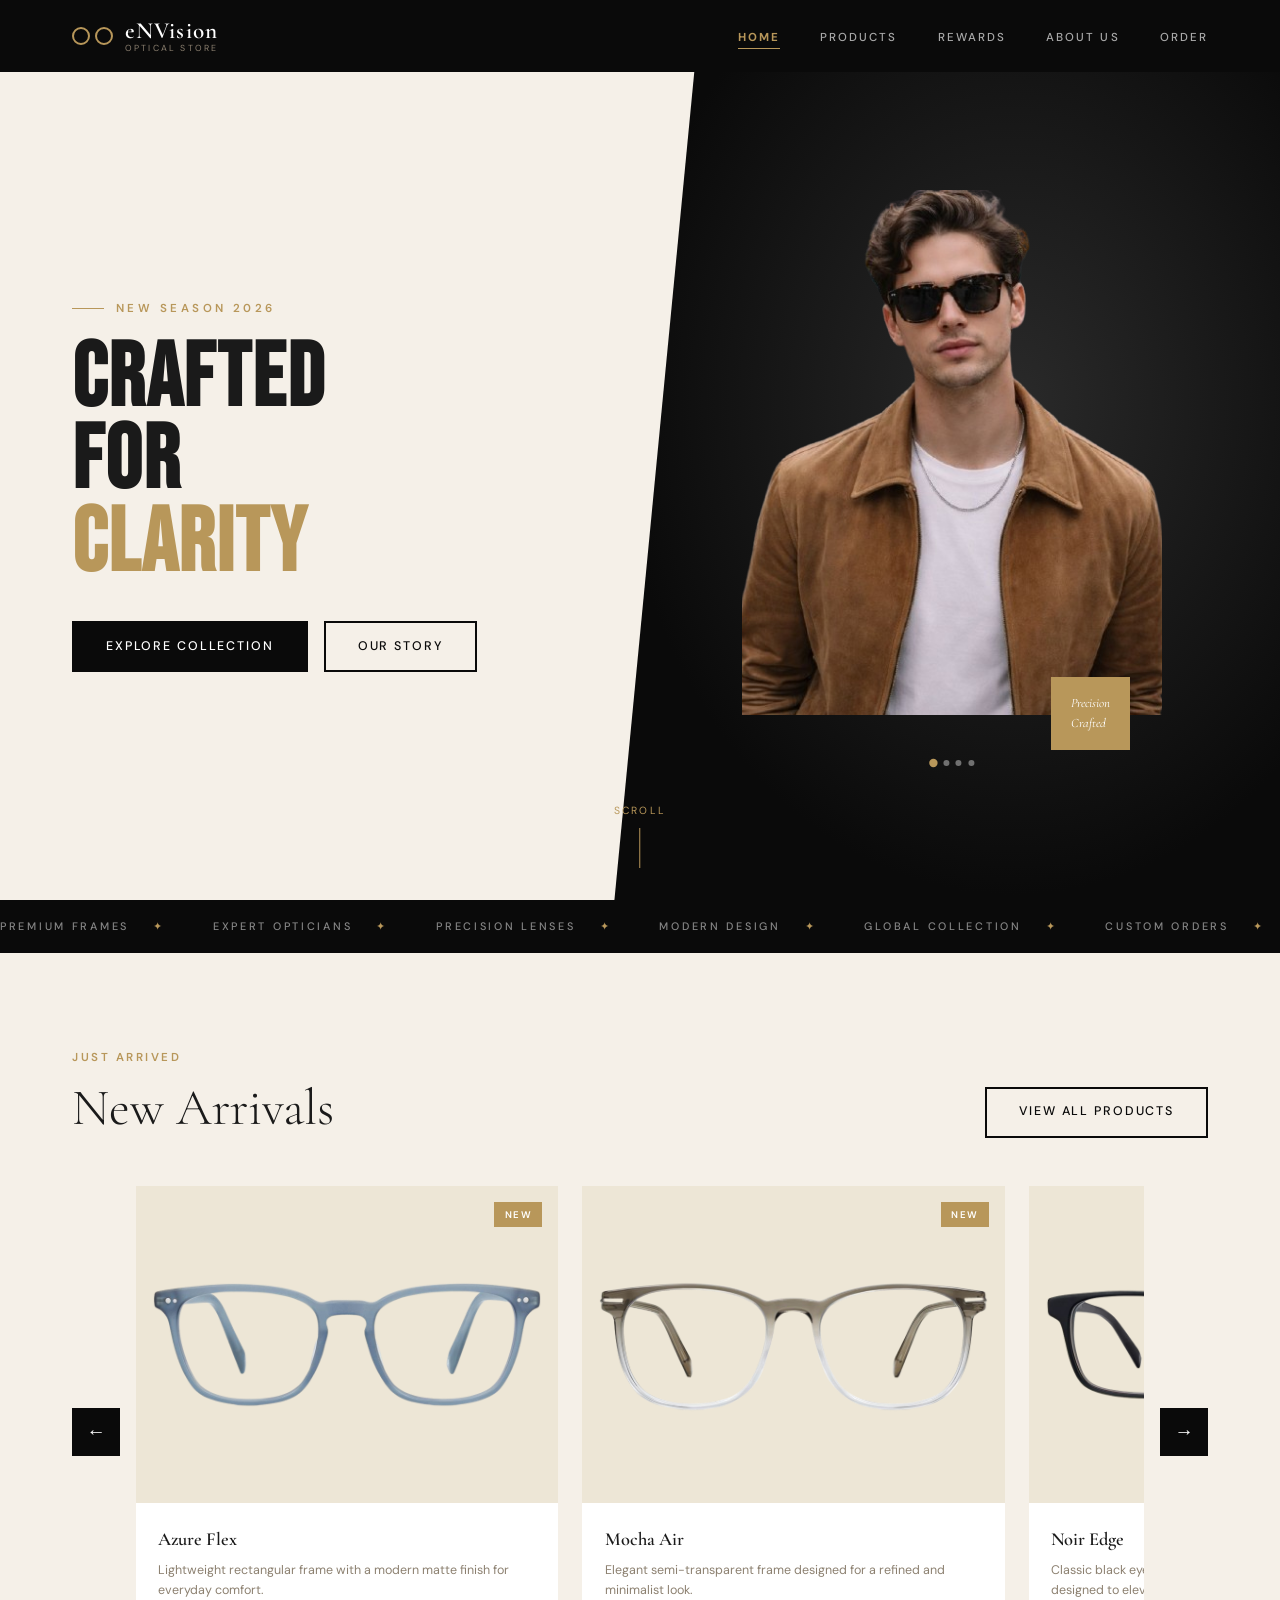
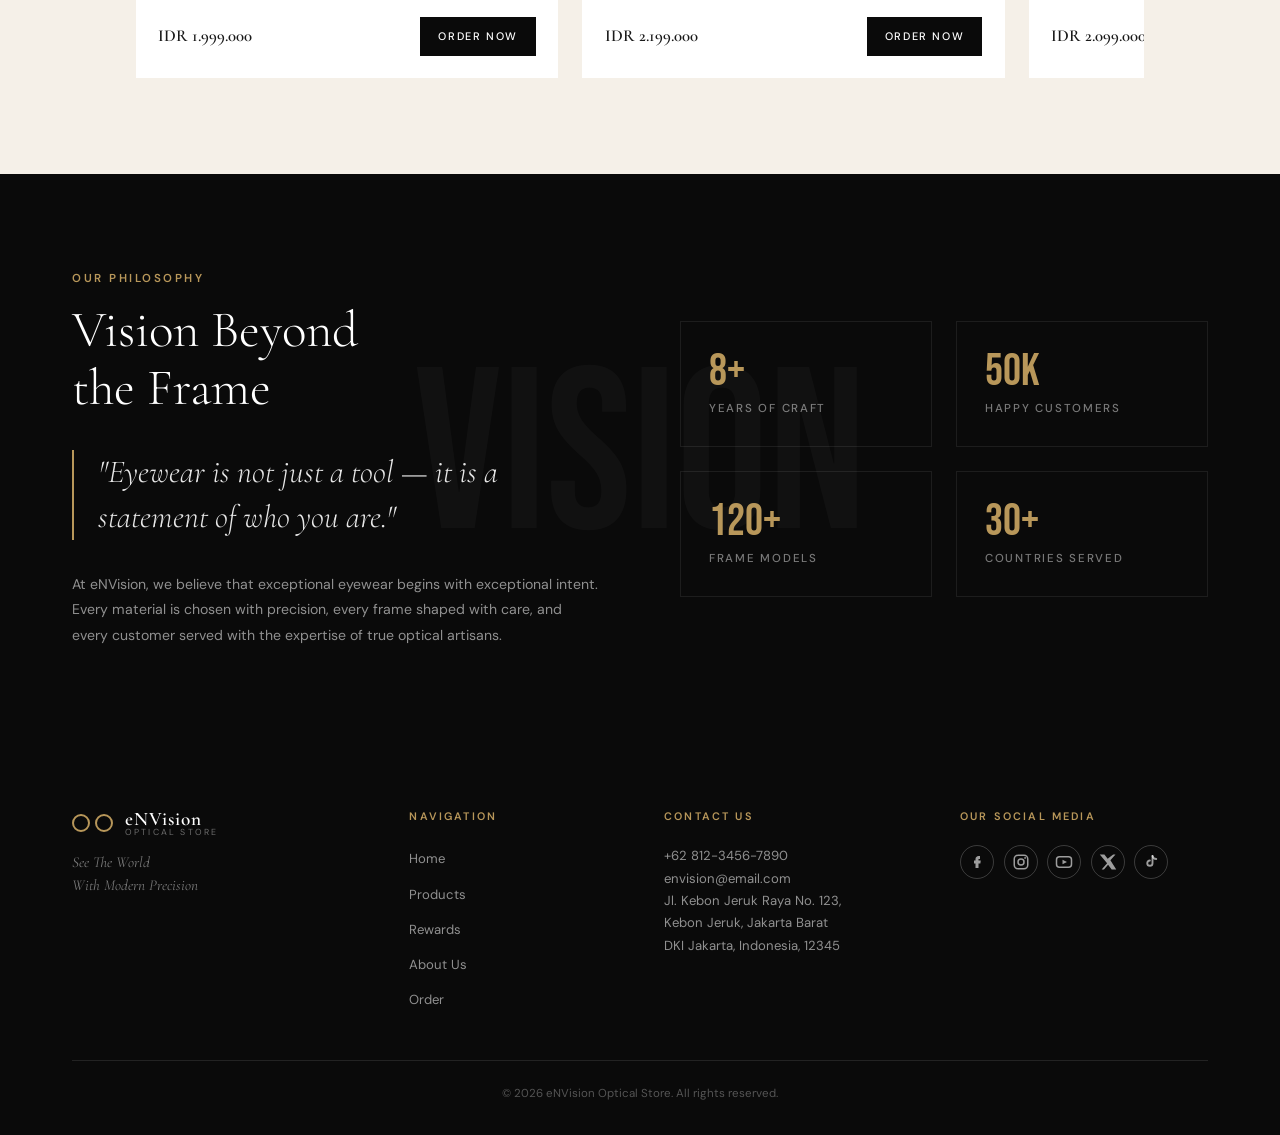
<file: index.html>
<!DOCTYPE html>
<html lang="en">
<head>
  <meta charset="UTF-8">
  <meta name="viewport" content="width=device-width, initial-scale=1.0">
  <meta name="description" content="eNVision — Modern optical store offering high-quality frames, precision lenses, and eyewear classics.">
  <title>eNVision Optical Store — Home</title>
  <link rel="stylesheet" href="css/style.css">
</head>
<body>

  <div id="headerMount"></div>

  <main>

    <section class="hero">
      <div class="hero-bg-shape"></div>
      <div class="hero-content container">
        <div class="hero-left">
          <p class="hero-eyebrow">New Season 2026</p>
          <h1 class="hero-title">
            CRAFTED<br>
            FOR<br>
            <span class="line-white">CLARITY</span>
          </h1>
          <p class="hero-desc">

          </p>
          <div class="hero-actions">
            <a href="products.html" class="btn-primary">Explore Collection</a>
            <a href="about.html" class="btn-outline">Our Story</a>
          </div>
        </div>
        <div class="hero-right">
          <div class="hero-img-wrap">
            <div class="hero-carousel" id="heroCarousel">
              <div class="hero-carousel-track" id="heroCarouselTrack">
                <div class="hero-carousel-slide"><img src="assets/model1.png" alt="eNVision eyewear model" onerror="this.style.display='none'"></div>
                <div class="hero-carousel-slide"><img src="assets/model2.png" alt="eNVision eyewear model" onerror="this.style.display='none'"></div>
                <div class="hero-carousel-slide"><img src="assets/model3.png" alt="eNVision eyewear model" onerror="this.style.display='none'"></div>
                <div class="hero-carousel-slide"><img src="assets/model4.png" alt="eNVision eyewear model" onerror="this.style.display='none'"></div>
              </div>
              <div class="hero-carousel-dots" id="heroCarouselDots"></div>
            </div>
            <div class="hero-badge">Precision<br>Crafted</div>
          </div>
        </div>
      </div>
      <div class="hero-scroll">Scroll</div>
    </section>

    <!-- ===== SCROLLING STRIP ===== -->
    <div class="featured-strip">
      <div class="strip-track" id="stripTrack">
        <span class="strip-item">Premium Frames</span>
        <span class="strip-item">Expert Opticians</span>
        <span class="strip-item">Precision Lenses</span>
        <span class="strip-item">Modern Design</span>
        <span class="strip-item">Global Collection</span>
        <span class="strip-item">Custom Orders</span>
      </div>
    </div>

    <!-- ===== NEW ARRIVALS — INFINITE CAROUSEL ===== -->
    <section class="new-arrivals">
      <div class="container">
        <div class="arrivals-header fade-in">
          <div>
            <p class="section-label">Just Arrived</p>
            <h2 class="section-title">New Arrivals</h2>
          </div>
          <a href="products.html" class="btn-outline">View All Products</a>
        </div>

        <!-- Carousel wrapper -->
        <div class="carousel-outer">
          <button class="carousel-arrow carousel-prev" id="carouselPrev" aria-label="Previous">&#8592;</button>

          <div class="carousel-viewport" id="carouselViewport">
            <div class="carousel-track" id="carouselTrack">

              <div class="arrival-card">
                <div class="arrival-card-img">
                  <div class="arrival-overlay"></div>
                  <img src="assets/azure-flex.png" alt="Azure Flex">
                </div>
                <span class="arrival-card-badge">New</span>
                <div class="arrival-card-body">
                  <h3 class="arrival-card-name">Azure Flex</h3>
                  <p class="arrival-card-desc">Lightweight rectangular frame with a modern matte finish for everyday comfort.</p>
                  <div class="arrival-card-footer">
                    <span class="arrival-price">IDR 1.999.000</span>
                    <a href="order.html" class="btn-primary" style="padding:0.55rem 1rem;font-size:0.68rem;">Order Now</a>
                  </div>
                </div>
              </div>

              <div class="arrival-card">
                <div class="arrival-card-img">
                  <div class="arrival-overlay"></div>
                  <img src="assets/mocha-air.png" alt="Mocha Air">
                </div>
                <span class="arrival-card-badge">New</span>
                <div class="arrival-card-body">
                  <h3 class="arrival-card-name">Mocha Air</h3>
                  <p class="arrival-card-desc">Elegant semi-transparent frame designed for a refined and minimalist look.</p>
                  <div class="arrival-card-footer">
                    <span class="arrival-price">IDR 2.199.000</span>
                    <a href="order.html" class="btn-primary" style="padding:0.55rem 1rem;font-size:0.68rem;">Order Now</a>
                  </div>
                </div>
              </div>

              <div class="arrival-card">
                <div class="arrival-card-img">
                  <div class="arrival-overlay"></div>
                  <img src="assets/noir-edge.png" alt="Noir Edge">
                </div>
                <span class="arrival-card-badge">New</span>
                <div class="arrival-card-body">
                  <h3 class="arrival-card-name">Noir Edge</h3>
                  <p class="arrival-card-desc">Classic black eyewear with bold lines and timeless sophistication, designed to elevate your style.</p>
                  <div class="arrival-card-footer">
                    <span class="arrival-price">IDR 2.099.000</span>
                    <a href="order.html" class="btn-primary" style="padding:0.55rem 1rem;font-size:0.68rem;">Order Now</a>
                  </div>
                </div>
              </div>

              <div class="arrival-card">
                <div class="arrival-card-img">
                  <div class="arrival-overlay"></div>
                  <img src="assets/vanguard-black.png" alt="Vanguard Black">
                </div>
                <span class="arrival-card-badge">New</span>
                <div class="arrival-card-body">
                  <h3 class="arrival-card-name">Vanguard Black</h3>
                  <p class="arrival-card-desc">Contemporary frame crafted for style, clarity, and daily versatility.</p>
                  <div class="arrival-card-footer">
                    <span class="arrival-price">IDR 1.999.000</span>
                    <a href="order.html" class="btn-primary" style="padding:0.55rem 1rem;font-size:0.68rem;">Order Now</a>
                  </div>
                </div>
              </div>

              <div class="arrival-card">
                <div class="arrival-card-img">
                  <div class="arrival-overlay"></div>
                  <img src="assets/eclipse-round.png" alt="Eclipse Round">
                </div>
                <span class="arrival-card-badge">New</span>
                <div class="arrival-card-body">
                  <h3 class="arrival-card-name">Eclipse Round</h3>
                  <p class="arrival-card-desc">Sleek rounded frame inspired by vintage optical fashion, bringing a touch of timeless elegance.</p>
                  <div class="arrival-card-footer">
                    <span class="arrival-price">IDR 2.449.000</span>
                    <a href="order.html" class="btn-primary" style="padding:0.55rem 1rem;font-size:0.68rem;">Order Now</a>
                  </div>
                </div>
              </div>


            </div>
          </div>

          <button class="carousel-arrow carousel-next" id="carouselNext" aria-label="Next">&#8594;</button>
        </div>

      </div>
    </section>

    <!-- ===== PHILOSOPHY ===== -->
    <section class="philosophy">
      <div class="container">
        <div class="philosophy-inner">
          <div class="philosophy-text fade-in">
            <p class="section-label">Our Philosophy</p>
            <h2 class="section-title">Vision Beyond<br>the Frame</h2>
            <blockquote class="philosophy-quote">
              "Eyewear is not just a tool — it is a statement of who you are."
            </blockquote>
            <p class="philosophy-body">
              At eNVision, we believe that exceptional eyewear begins with exceptional intent.
              Every material is chosen with precision, every frame shaped with care,
              and every customer served with the expertise of true optical artisans.
            </p>
          </div>
          <div class="philosophy-stats fade-in">
            <div class="stat-card">
              <div class="stat-number">8+</div>
              <div class="stat-label">Years of Craft</div>
            </div>
            <div class="stat-card">
              <div class="stat-number">50K</div>
              <div class="stat-label">Happy Customers</div>
            </div>
            <div class="stat-card">
              <div class="stat-number">120+</div>
              <div class="stat-label">Frame Models</div>
            </div>
            <div class="stat-card">
              <div class="stat-number">30+</div>
              <div class="stat-label">Countries Served</div>
            </div>
          </div>
        </div>
      </div>
    </section>

  </main>

  <div id="footerMount"></div>

  <script src="js/components.js"></script>
  <script src="js/main.js"></script>
</body>
</html>
</file>
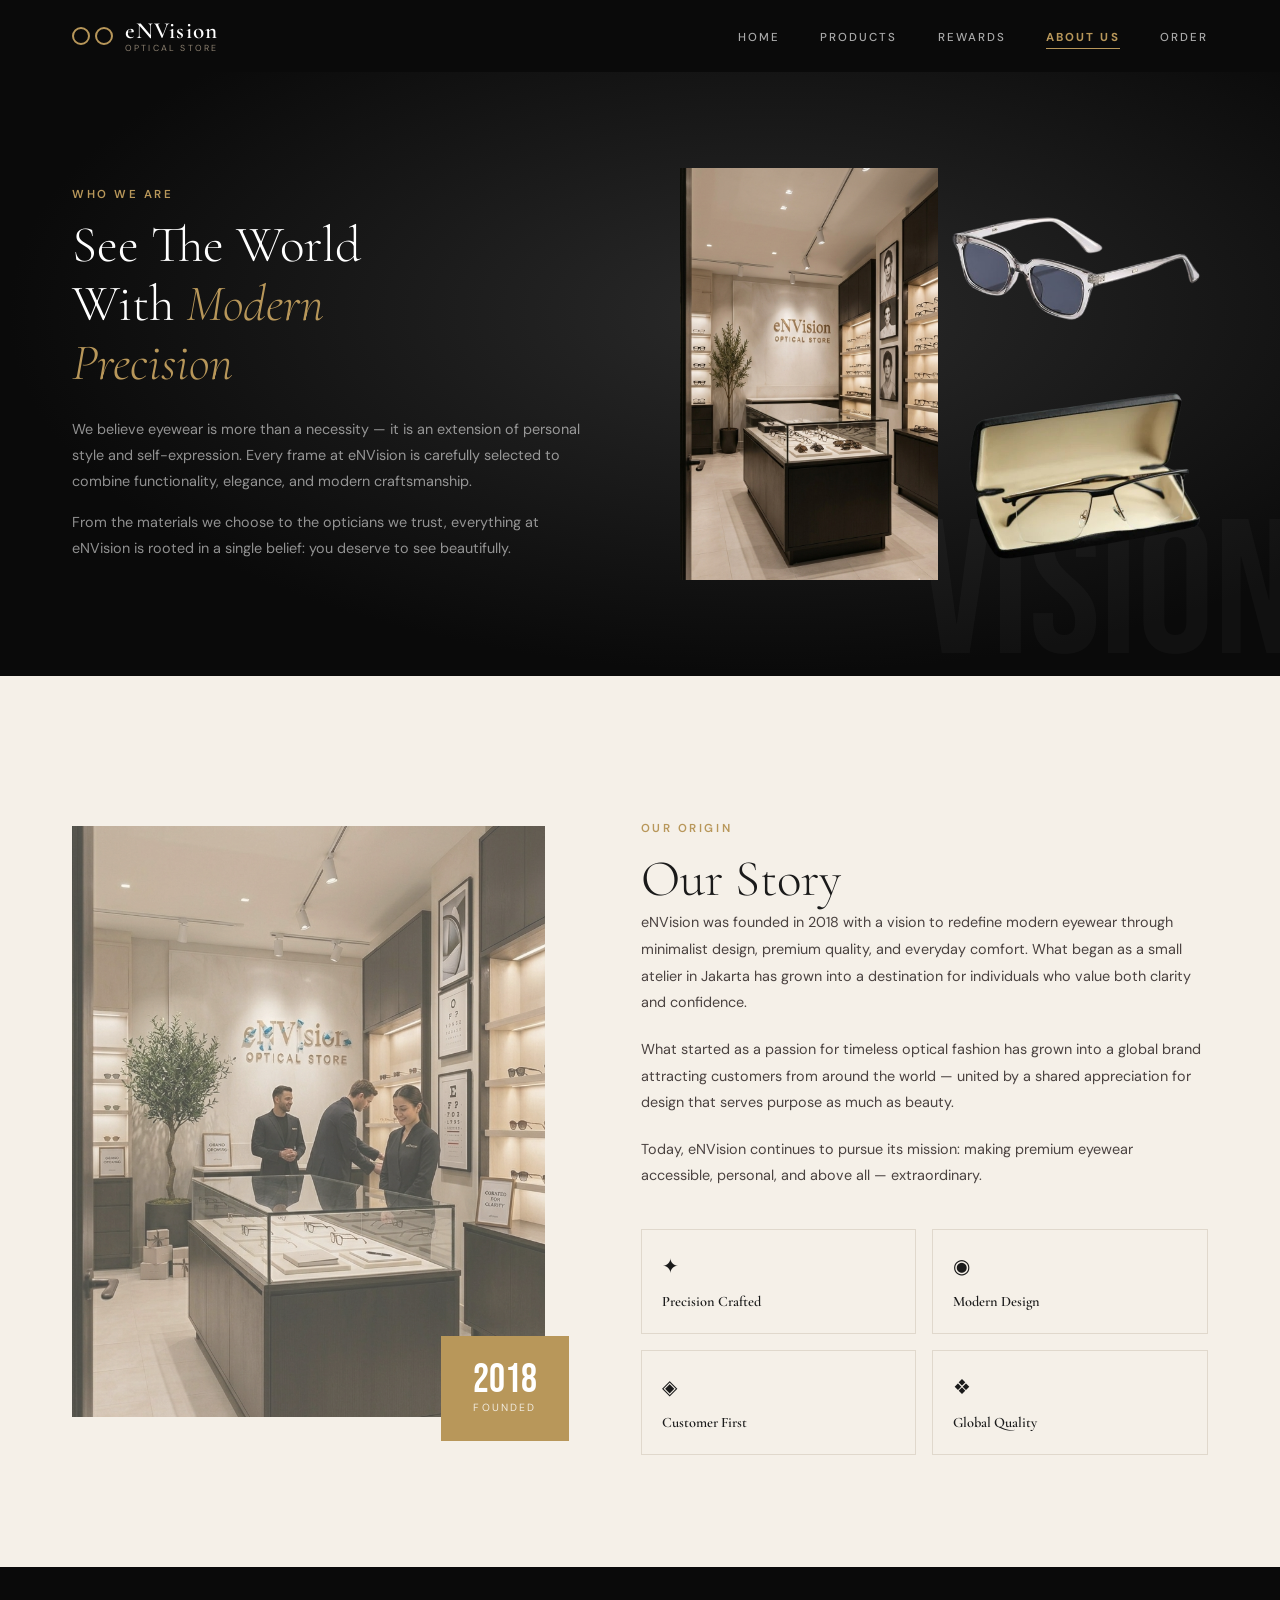
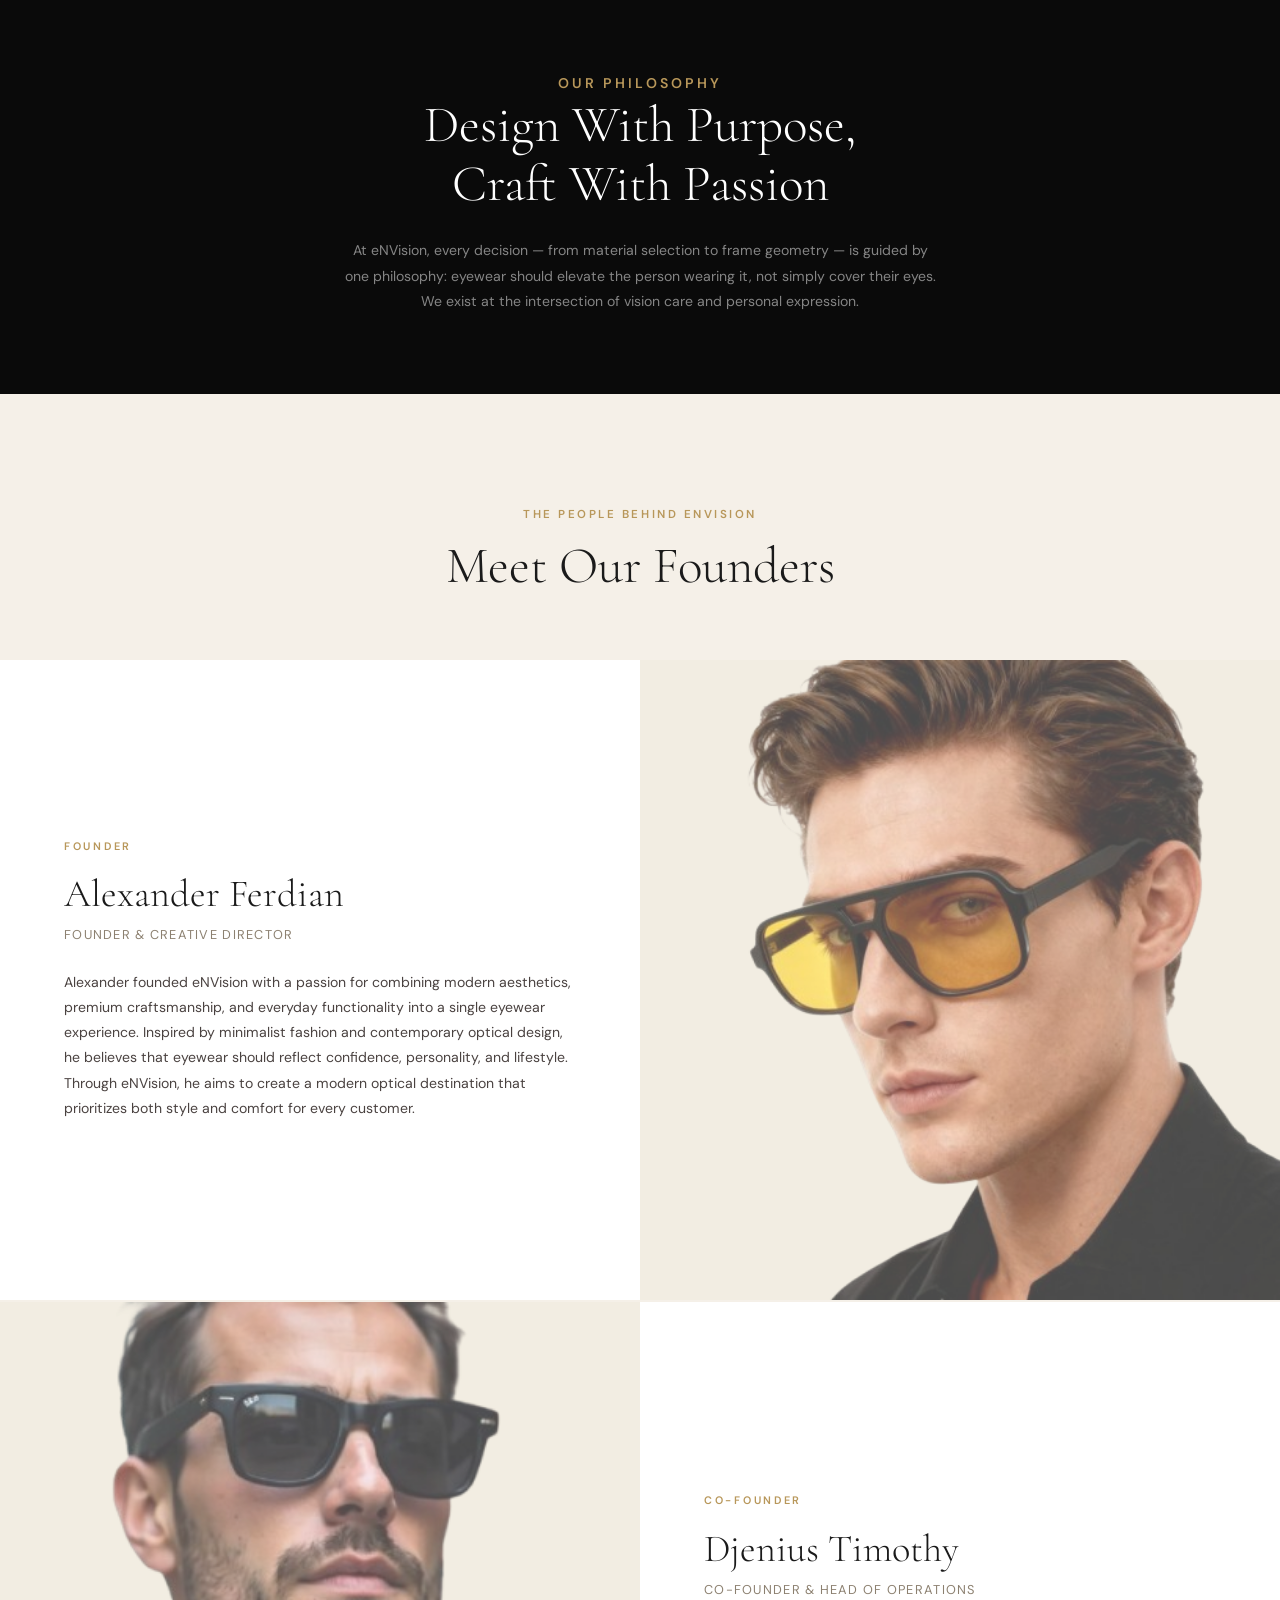
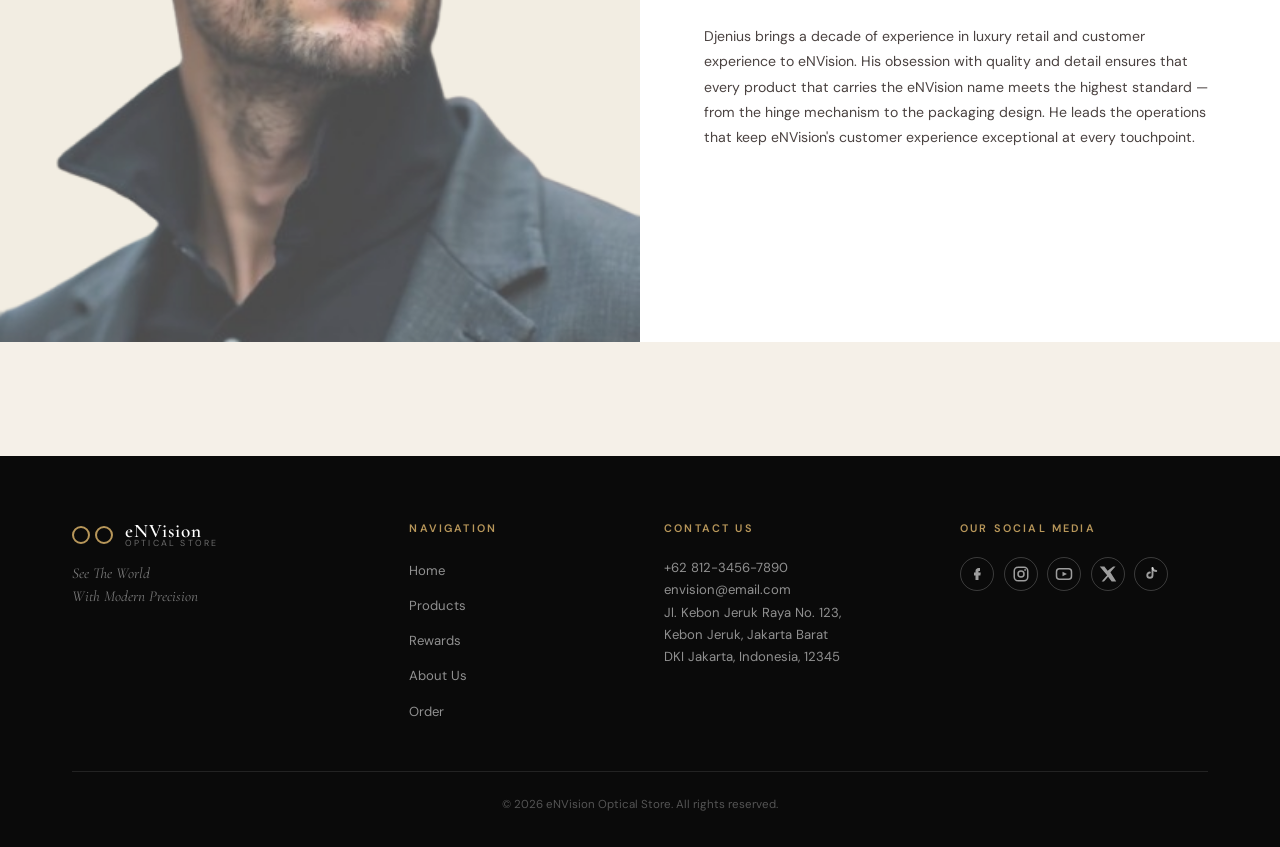
<file: about.html>
<!DOCTYPE html>
<html lang="en">
<head>
  <meta charset="UTF-8">
  <meta name="viewport" content="width=device-width, initial-scale=1.0">
  <meta name="description" content="Learn about eNVision — our story, philosophy, and the founders behind the modern optical brand.">
  <title>eNVision — About Us</title>
  <link rel="stylesheet" href="css/style.css">
</head>
<body>

  <div id="headerMount"></div>

  <main>

    <!-- ===== ABOUT HERO ===== -->
    <section class="about-hero">
      <div class="about-hero-bg-text" aria-hidden="true">VISION</div>
      <div class="container">
        <div class="about-hero-inner">
          <div class="about-hero-text fade-in">
            <p class="section-label">Who We Are</p>
            <h1 class="section-title">
              See The World<br>With <em>Modern<br>Precision</em>
            </h1>
            <div class="about-hero-body">
              <p>
                We believe eyewear is more than a necessity — it is an extension of
                personal style and self-expression. Every frame at eNVision is carefully
                selected to combine functionality, elegance, and modern craftsmanship.
              </p>
              <p>
                From the materials we choose to the opticians we trust, everything at
                eNVision is rooted in a single belief: you deserve to see beautifully.
              </p>
            </div>
          </div>
          <div class="about-img-collage fade-in">
            <div class="about-img-item">
              <img src="assets/about-store.png" alt="eNVision store interior"
                   onerror="this.style.display='none'">
            </div>
            <div class="about-img-item">
              <img src="assets/about-glasses-1.png" alt="Premium eyewear"
                   onerror="this.style.display='none'">
            </div>
            <div class="about-img-item">
              <img src="assets/about-glasses-2.png" alt="Eyewear collection"
                   onerror="this.style.display='none'">
            </div>
          </div>
        </div>
      </div>
    </section>

    <!-- ===== OUR STORY ===== -->
    <section class="story-section">
      <div class="container">
        <div class="story-inner">
          <div class="story-visual fade-in">
            <div class="story-img-main">
              <img src="assets/about-story.png" alt="eNVision story"
                   onerror="this.style.display='none'">
            </div>
            <div class="story-year-badge">
              <div class="story-year">2018</div>
              <div class="story-year-label">Founded</div>
            </div>
          </div>
          <div class="story-content fade-in">
            <p class="section-label">Our Origin</p>
            <h2 class="section-title">Our Story</h2>
            <div class="story-body">
              <p>
                eNVision was founded in 2018 with a vision to redefine modern eyewear
                through minimalist design, premium quality, and everyday comfort. What
                began as a small atelier in Jakarta has grown into a destination for
                individuals who value both clarity and confidence.
              </p>
              <p>
                What started as a passion for timeless optical fashion has grown into
                a global brand attracting customers from around the world — united by
                a shared appreciation for design that serves purpose as much as beauty.
              </p>
              <p>
                Today, eNVision continues to pursue its mission: making premium eyewear
                accessible, personal, and above all — extraordinary.
              </p>
            </div>
            <div class="story-values">
              <div class="value-item">
                <div class="value-icon">✦</div>
                <div class="value-label">Precision Crafted</div>
              </div>
              <div class="value-item">
                <div class="value-icon">◉</div>
                <div class="value-label">Modern Design</div>
              </div>
              <div class="value-item">
                <div class="value-icon">◈</div>
                <div class="value-label">Customer First</div>
              </div>
              <div class="value-item">
                <div class="value-icon">❖</div>
                <div class="value-label">Global Quality</div>
              </div>
            </div>
          </div>
        </div>
      </div>
    </section>

    <!-- ===== PHILOSOPHY STRIP ===== -->
    <section class="philosophy-strip">
      <div class="container">
        <p class="section-label" style="text-align:center;color:var(--accent-gold);">Our Philosophy</p>
        <h2 class="section-title" style="color:var(--white);text-align:center;">
          Design With Purpose,<br>Craft With Passion
        </h2>
        <p style="font-size:0.88rem;color:rgba(255,255,255,0.5);line-height:1.8;max-width:600px;margin:1.5rem auto 0;text-align:center;">
          At eNVision, every decision — from material selection to frame geometry — is guided
          by one philosophy: eyewear should elevate the person wearing it, not simply cover
          their eyes. We exist at the intersection of vision care and personal expression.
        </p>
      </div>
    </section>

    <!-- ===== FOUNDERS ===== -->
    <section class="founders-section">
      <div class="container">
        <div class="founders-header fade-in">
          <p class="section-label">The People Behind eNVision</p>
          <h2 class="section-title">Meet Our Founders</h2>
        </div>
      </div>

      <!-- Founder 1 -->
      <div class="founder-feature fade-in">
        <div class="founder-img">
          <img src="assets/founder.png" alt="Alexander Ferdian"
               onerror="this.style.display='none'">
        </div>
        <div class="founder-info">
          <p class="founder-title-label">Founder</p>
          <h3 class="founder-name">Alexander Ferdian</h3>
          <p class="founder-role">Founder &amp; Creative Director</p>
          <p class="founder-bio">
            Alexander founded eNVision with a passion for combining modern aesthetics,
            premium craftsmanship, and everyday functionality into a single eyewear
            experience. Inspired by minimalist fashion and contemporary optical design,
            he believes that eyewear should reflect confidence, personality, and lifestyle.
            Through eNVision, he aims to create a modern optical destination that
            prioritizes both style and comfort for every customer.
          </p>
        </div>
      </div>

      <!-- Founder 2 -->
      <div class="founder-feature fade-in">
        <div class="founder-img">
          <img src="assets/co-founder.png" alt="Djenius Timothy"
               onerror="this.style.display='none'">
        </div>
        <div class="founder-info">
          <p class="founder-title-label">Co-Founder</p>
          <h3 class="founder-name">Djenius Timothy</h3>
          <p class="founder-role">Co-Founder &amp; Head of Operations</p>
          <p class="founder-bio">
            Djenius brings a decade of experience in luxury retail and customer experience
            to eNVision. His obsession with quality and detail ensures that every product
            that carries the eNVision name meets the highest standard — from the hinge
            mechanism to the packaging design. He leads the operations that keep
            eNVision's customer experience exceptional at every touchpoint.
          </p>
        </div>
      </div>

    </section>

  </main>

  <div id="footerMount"></div>

  <script src="js/components.js"></script>
  <script src="js/main.js"></script>
</body>
</html>
</file>
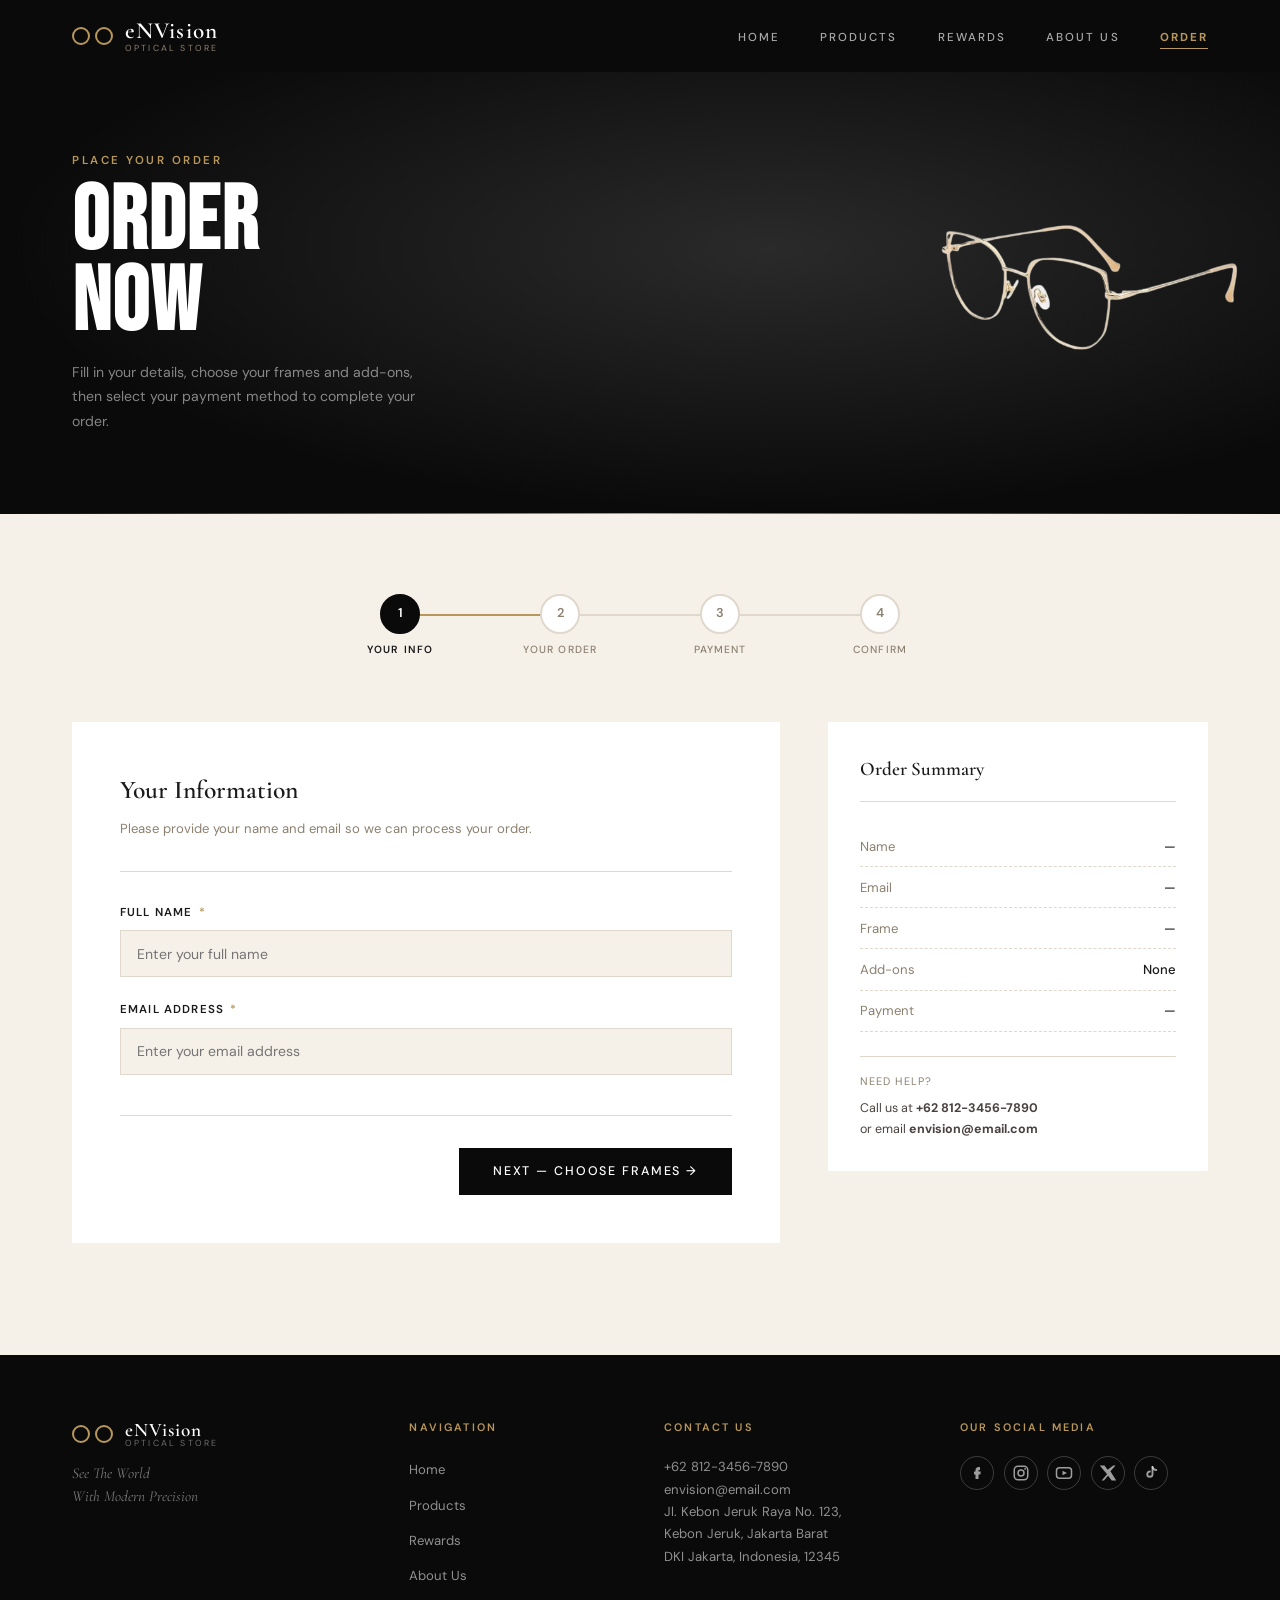
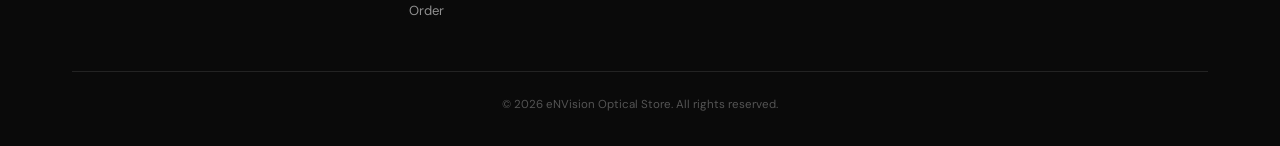
<file: order.html>
<!DOCTYPE html>
<html lang="en">
<head>
  <meta charset="UTF-8">
  <meta name="viewport" content="width=device-width, initial-scale=1.0">
  <meta name="description" content="Place your eNVision order — choose your frames, add-ons, and payment method.">
  <title>eNVision — Place an Order</title>
  <link rel="stylesheet" href="css/style.css">
</head>
<body>

  <div id="headerMount"></div>

  <main>

    <!-- ===== PAGE HERO ===== -->
    <section class="page-hero">
      <div class="page-hero-inner">
        <div class="page-hero-text">
          <p class="section-label">Place Your Order</p>
          <h1 class="page-title">Order<br>Now</h1>
          <p class="page-desc">Fill in your details, choose your frames and add-ons, then select your payment method to complete your order.</p>
        </div>
        <img src="assets/order-glasses.png" alt="" class="page-hero-deco order-hero-deco">
      </div>
    </section>

    <!-- ===== ORDER SECTION ===== -->
    <section class="order-section">
      <div class="container">

        <!-- Wizard Progress -->
        <div class="wizard-progress" aria-label="Order steps">
          <div class="wizard-step active" id="wStep1">
            <div class="step-num">1</div>
            <div class="step-label">Your Info</div>
          </div>
          <div class="wizard-step" id="wStep2">
            <div class="step-num">2</div>
            <div class="step-label">Your Order</div>
          </div>
          <div class="wizard-step" id="wStep3">
            <div class="step-num">3</div>
            <div class="step-label">Payment</div>
          </div>
          <div class="wizard-step" id="wStep4">
            <div class="step-num">4</div>
            <div class="step-label">Confirm</div>
          </div>
        </div>

        <div class="order-layout">

          <!-- ===== FORM ===== -->
          <div class="order-form-wrap" id="formWrapper">

            <!-- STEP 1: Personal Info -->
            <div class="form-step active" id="step1">
              <h2 class="form-step-title">Your Information</h2>
              <p class="form-step-desc">Please provide your name and email so we can process your order.</p>
              <div class="form-divider"></div>

              <!-- Name -->
              <div class="form-group">
                <label class="form-label" for="fname">Full Name <span class="required">*</span></label>
                <input type="text" id="fname" name="name" class="form-input"
                       placeholder="Enter your full name" autocomplete="name">
                <span class="field-error" id="fnameError"></span>
              </div>

              <!-- Email -->
              <div class="form-group">
                <label class="form-label" for="femail">Email Address <span class="required">*</span></label>
                <input type="text" id="femail" name="email" class="form-input"
                       placeholder="Enter your email address" autocomplete="email">
                <span class="field-error" id="femailError"></span>
              </div>

              <div class="form-nav">
                <span></span>
                <button class="btn-primary btn-next" type="button">
                  Next — Choose Frames →
                </button>
              </div>
            </div>

            <!-- STEP 2: Order Details -->
            <div class="form-step" id="step2">
              <h2 class="form-step-title">Your Order</h2>
              <p class="form-step-desc">Choose the glasses type and any add-ons you'd like.</p>
              <div class="form-divider"></div>

              <!-- Service option / Glasses Type -->
              <div class="form-group">
                <label class="form-label" for="fservice">Service Option <span class="required">*</span></label>
                <select id="fservice" name="service" class="form-select">
                  <option value="">— Select a service —</option>
                  <option value="in-store">In-Store Purchase</option>
                  <option value="online">Online Delivery</option>
                  <option value="custom">Custom Order</option>
                </select>
                <span class="field-error"></span>
              </div>

              <!-- Glasses Type -->
              <div class="form-group">
                <label class="form-label" for="fglasses">Glasses Type <span class="required">*</span></label>
                <select id="fglasses" name="glasses" class="form-select">
                  <option value="">— Select a frame —</option>
                  <optgroup label="Rectangular">
                    <option value="azure-flex">Azure Flex — IDR 1.999.000</option>
                    <option value="olive-modern">Olive Modern — IDR 2.249.000</option>
                    <option value="slate-thin">Slate Thin — IDR 1.849.000</option>
                  </optgroup>
                  <optgroup label="Round">
                    <option value="eclipse-round">Eclipse Round — IDR 2.449.000</option>
                    <option value="dusk-oval">Dusk Oval — IDR 2.099.000</option>
                  </optgroup>
                  <optgroup label="Transparent">
                    <option value="mocha-air">Mocha Air — IDR 2.199.000</option>
                    <option value="crystal-nova">Crystal Nova — IDR 2.449.000</option>
                  </optgroup>
                  <optgroup label="Bold &amp; Dark">
                    <option value="noir-edge">Noir Edge — IDR 2.099.000</option>
                    <option value="vanguard-black">Vanguard Black — IDR 1.999.000</option>
                    <option value="stealth-x">Stealth X — IDR 2.349.000</option>
                  </optgroup>
                  <optgroup label="Premium">
                    <option value="obsidian-prime">Obsidian Prime — IDR 2.599.000</option>
                    <option value="aurum-gold">Aurum Gold — IDR 3.199.000</option>
                  </optgroup>
                </select>
                <span class="field-error"></span>
              </div>

              <!-- Add-ons (checkboxes) -->
              <div class="form-group">
                <label class="form-label">Add-Ons <span style="font-weight:400;text-transform:none;letter-spacing:0;color:var(--text-light);font-size:0.7rem;">(optional)</span></label>
                <p style="font-size:0.75rem;color:var(--text-light);margin-bottom:0.75rem;">Enhance your experience with these optional add-ons.</p>
                <div class="addon-options">

                  <label class="addon-option">
                    <input type="checkbox" name="addons" value="anti-reflective">
                    <span class="addon-label">
                      <span class="addon-check">✓</span>
                      <span class="addon-text">
                        <span class="addon-text-name">Anti-Reflective Coating</span>
                        <span class="addon-text-price">+IDR 200.000</span>
                      </span>
                    </span>
                  </label>

                  <label class="addon-option">
                    <input type="checkbox" name="addons" value="blue-light">
                    <span class="addon-label">
                      <span class="addon-check">✓</span>
                      <span class="addon-text">
                        <span class="addon-text-name">Blue Light Filter</span>
                        <span class="addon-text-price">+IDR 250.000</span>
                      </span>
                    </span>
                  </label>

                  <label class="addon-option">
                    <input type="checkbox" name="addons" value="uv-protection">
                    <span class="addon-label">
                      <span class="addon-check">✓</span>
                      <span class="addon-text">
                        <span class="addon-text-name">UV 400 Protection</span>
                        <span class="addon-text-price">+IDR 150.000</span>
                      </span>
                    </span>
                  </label>

                  <label class="addon-option">
                    <input type="checkbox" name="addons" value="premium-case">
                    <span class="addon-label">
                      <span class="addon-check">✓</span>
                      <span class="addon-text">
                        <span class="addon-text-name">Premium Hard Case</span>
                        <span class="addon-text-price">+IDR 100.000</span>
                      </span>
                    </span>
                  </label>

                  <label class="addon-option">
                    <input type="checkbox" name="addons" value="cleaning-kit">
                    <span class="addon-label">
                      <span class="addon-check">✓</span>
                      <span class="addon-text">
                        <span class="addon-text-name">Cleaning Kit</span>
                        <span class="addon-text-price">+IDR 75.000</span>
                      </span>
                    </span>
                  </label>

                  <label class="addon-option">
                    <input type="checkbox" name="addons" value="prescription">
                    <span class="addon-label">
                      <span class="addon-check">✓</span>
                      <span class="addon-text">
                        <span class="addon-text-name">Prescription Lenses</span>
                        <span class="addon-text-price">+IDR 350.000</span>
                      </span>
                    </span>
                  </label>

                </div>
                
              </div>

              <div class="form-nav">
                <button class="btn-outline btn-prev" type="button">← Back</button>
                <button class="btn-primary btn-next" type="button">Next — Payment →</button>
              </div>
            </div>

            <!-- STEP 3: Payment -->
            <div class="form-step" id="step3">
              <h2 class="form-step-title">Payment Method</h2>
              <p class="form-step-desc">Choose how you'd like to pay for your order.</p>
              <div class="form-divider"></div>

              <!-- Payment Method (radio) -->
              <div class="form-group">
                <label class="form-label">Payment Method <span class="required">*</span></label>
                <div class="payment-options">

                  <label class="payment-option">
                    <input type="radio" name="payment" value="transfer">
                    <span class="payment-label">
                      <span class="payment-icon">🏦</span>
                      <span class="payment-name">Bank Transfer</span>
                    </span>
                  </label>

                  <label class="payment-option">
                    <input type="radio" name="payment" value="cash">
                    <span class="payment-label">
                      <span class="payment-icon">💵</span>
                      <span class="payment-name">Cash</span>
                    </span>
                  </label>
                </div>
                <span class="field-error" id="paymentError"></span>
              </div>

              <!-- Notes (textarea) -->
              <div class="form-group">
                <label class="form-label" for="fnotes">
                  Additional Notes
                  <span style="font-weight:400;text-transform:none;letter-spacing:0;color:var(--text-light);font-size:0.7rem;">(optional)</span>
                </label>
                <textarea id="fnotes" name="notes" class="form-textarea"
                          placeholder="Any special requests, prescription details, or notes for our team..."></textarea>
                <div style="display:flex;justify-content:space-between;align-items:center;margin-top:0.35rem;">
                  <span class="field-error"></span>
                  <span id="notesCounter" style="font-size:0.68rem;color:var(--text-light);margin-left:auto;">0 / 300</span>
                </div>
              </div>

              <div class="form-nav">
                <button class="btn-outline btn-prev" type="button">← Back</button>
                <button class="btn-primary btn-next" type="button">Review Order →</button>
              </div>
            </div>

            <!-- STEP 4: Confirmation -->
            <div class="form-step" id="step4">
              <h2 class="form-step-title">Review &amp; Confirm</h2>
              <p class="form-step-desc">Please review your order details before submitting.</p>
              <div class="form-divider"></div>

              <div style="display:flex;flex-direction:column;gap:0.75rem;">
                <div class="summary-item">
                  <span class="summary-label">Full Name</span>
                  <span class="summary-val" id="confirmName">—</span>
                </div>
                <div class="summary-item">
                  <span class="summary-label">Email</span>
                  <span class="summary-val" id="confirmEmail">—</span>
                </div>
                <div class="summary-item">
                  <span class="summary-label">Glasses Type</span>
                  <span class="summary-val" id="confirmGlasses">—</span>
                </div>
                <div class="summary-item">
                  <span class="summary-label">Add-Ons</span>
                  <span class="summary-val" id="confirmAddons">—</span>
                </div>
                <div class="summary-item">
                  <span class="summary-label">Payment</span>
                  <span class="summary-val" id="confirmPayment">—</span>
                </div>
              </div>

              <div style="background:var(--cream);border:1px solid var(--border);padding:1rem 1.25rem;margin-top:1.5rem;font-size:0.78rem;color:var(--text-mid);line-height:1.7;">
                By clicking <strong>Place Order</strong>, you agree to eNVision's terms of service and privacy policy. Our team will contact you within 1–2 business days to confirm your order.
              </div>

              <div class="form-nav">
                <button class="btn-outline btn-prev" type="button">← Back</button>
                <button class="btn-gold" type="button" id="submitOrder">Place Order ✓</button>
              </div>
            </div>

          </div><!-- /order-form-wrap -->

          <!-- ===== SUCCESS STATE ===== -->
          <div class="form-success" id="formSuccess">
            <div class="success-icon">✓</div>
            <h2 class="success-title">Order Placed!</h2>
            <p class="success-body">
              Thank you for your order. Our team at eNVision will review it and get back
              to you within 1–2 business days via the email you provided.
            </p>
            <a href="index.html" class="btn-primary">Back to Home</a>
          </div>

          <!-- ===== ORDER SUMMARY SIDEBAR ===== -->
          <aside class="order-summary">
            <h3 class="order-summary-title">Order Summary</h3>
            <div class="summary-item">
              <span class="summary-label">Name</span>
              <span class="summary-val" id="sName">—</span>
            </div>
            <div class="summary-item">
              <span class="summary-label">Email</span>
              <span class="summary-val" id="sEmail">—</span>
            </div>
            <div class="summary-item">
              <span class="summary-label">Frame</span>
              <span class="summary-val" id="sGlass">—</span>
            </div>
            <div class="summary-item">
              <span class="summary-label">Add-ons</span>
              <span class="summary-val" id="sAddons">—</span>
            </div>
            <div class="summary-item">
              <span class="summary-label">Payment</span>
              <span class="summary-val" id="sPayment">—</span>
            </div>
            <div style="margin-top:1.5rem;padding-top:1rem;border-top:1px solid var(--border);">
              <p style="font-size:0.68rem;letter-spacing:0.1em;text-transform:uppercase;color:var(--text-light);margin-bottom:0.5rem;">Need Help?</p>
              <p style="font-size:0.78rem;color:var(--text-mid);line-height:1.65;">
                Call us at <strong>+62 812-3456-7890</strong><br>
                or email <strong>envision@email.com</strong>
              </p>
            </div>
          </aside>

        </div><!-- /order-layout -->

      </div>
    </section>

  </main>

  <div id="footerMount"></div>

  <script src="js/components.js"></script>
  <script src="js/main.js"></script>
  <script>
    // Sync confirmation page (step 4) with live summary
    document.addEventListener('DOMContentLoaded', function () {
      function syncConfirm() {
        const fname   = document.getElementById('fname');
        const femail  = document.getElementById('femail');
        const fglass  = document.getElementById('fglasses');
        const fservice = document.getElementById('fservice');
        const payEl   = document.querySelector('input[name="payment"]:checked');
        const addons  = document.querySelectorAll('input[name="addons"]:checked');

        const cName    = document.getElementById('confirmName');
        const cEmail   = document.getElementById('confirmEmail');
        const cGlasses = document.getElementById('confirmGlasses');
        const cAddons  = document.getElementById('confirmAddons');
        const cPay     = document.getElementById('confirmPayment');

        if (cName)    cName.textContent    = fname && fname.value ? fname.value : '—';
        if (cEmail)   cEmail.textContent   = femail && femail.value ? femail.value : '—';
        if (cGlasses) {
          const txt = fglass && fglass.value ? fglass.options[fglass.selectedIndex].text : '—';
          cGlasses.textContent = txt;
        }
        if (cPay) {
          cPay.textContent = payEl ? payEl.nextElementSibling.querySelector('.payment-name').textContent : '—';
        }
        if (cAddons) {
          const labels = Array.from(addons).map(function (a) {
            return a.closest('.addon-option').querySelector('.addon-text-name').textContent;
          });
          cAddons.textContent = labels.length ? labels.join(', ') : '—';
        }
      }

      // Observe step 4 becoming active
      const observer = new MutationObserver(function (mutations) {
        mutations.forEach(function (m) {
          if (m.target.id === 'step4' && m.target.classList.contains('active')) {
            syncConfirm();
          }
        });
      });
      const step4 = document.getElementById('step4');
      if (step4) observer.observe(step4, { attributes: true, attributeFilter: ['class'] });
    });
  </script>
</body>
</html>
</file>
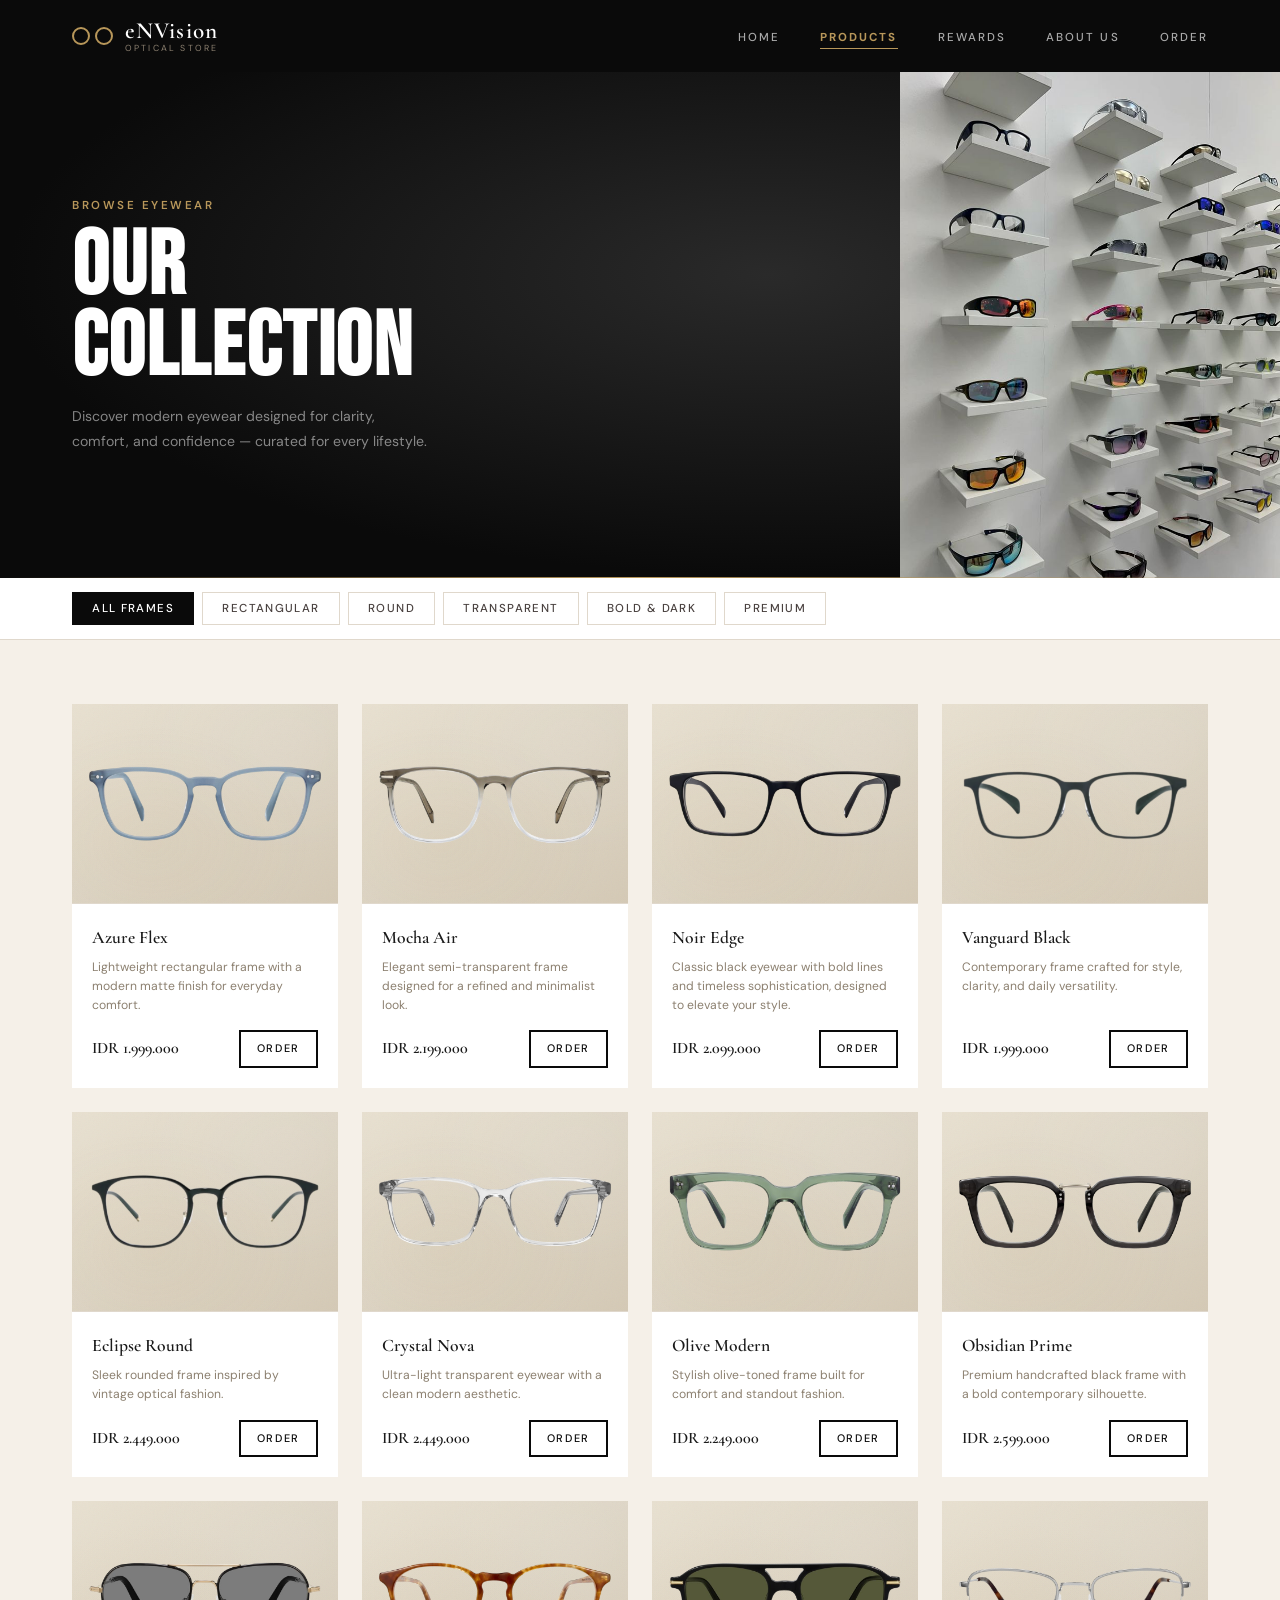
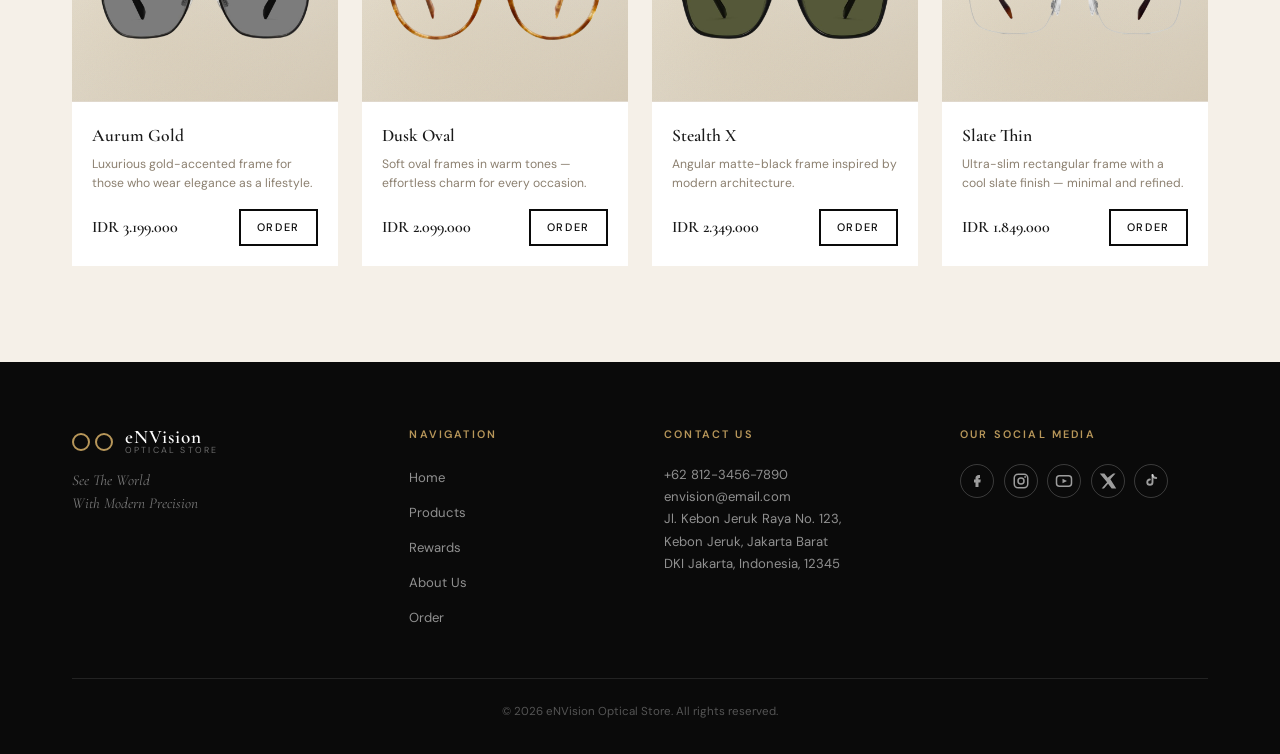
<file: products.html>
<!DOCTYPE html>
<html lang="en">
<head>
  <meta charset="UTF-8">
  <meta name="viewport" content="width=device-width, initial-scale=1.0">
  <meta name="description" content="Browse eNVision's full eyewear collection — frames for every style and occasion.">
  <title>eNVision — Our Collection</title>
  <link rel="stylesheet" href="css/style.css">
</head>
<body>

  <div id="headerMount"></div>

  <main>

    <!-- ===== PAGE HERO ===== -->
    <section class="page-hero">
      <div class="page-hero-inner">
        <div class="page-hero-text">
          <p class="section-label">Browse Eyewear</p>
          <h1 class="page-title">Our<br>Collection</h1>
          <p class="page-desc">Discover modern eyewear designed for clarity, comfort, and confidence — curated for every lifestyle.</p>
        </div>
        <img src="assets/collection_glasses.jpg" alt="" class="page-hero-deco">
      </div>
    </section>

    <!-- ===== FILTER BAR ===== -->
    <div class="filter-bar">
      <div class="filter-inner container">
        <button class="filter-btn active" data-filter="all">All Frames</button>
        <button class="filter-btn" data-filter="rectangular">Rectangular</button>
        <button class="filter-btn" data-filter="round">Round</button>
        <button class="filter-btn" data-filter="transparent">Transparent</button>
        <button class="filter-btn" data-filter="bold">Bold &amp; Dark</button>
        <button class="filter-btn" data-filter="premium">Premium</button>
      </div>
    </div>

    <!-- ===== PRODUCTS GRID ===== -->
    <section class="products-section">
      <div class="container">
        <div class="products-grid">

          <!-- Card 1 -->
          <article class="product-card fade-in" data-category="rectangular">
            <div class="product-card-img">
              <img src="assets/azure-flex.png" alt="Azure Flex"
                   onerror="this.style.display='none'">
              <div class="product-overlay"></div>
            </div>
            <div class="product-card-body">
              <h3 class="product-name">Azure Flex</h3>
              <p class="product-desc">Lightweight rectangular frame with a modern matte finish for everyday comfort.</p>
              <div class="product-footer">
                <span class="product-price">IDR 1.999.000</span>
                <a href="order.html" class="btn-outline" style="padding:0.5rem 1rem;font-size:0.68rem;">Order</a>
              </div>
            </div>
          </article>

          <!-- Card 2 -->
          <article class="product-card fade-in" data-category="transparent">
            <div class="product-card-img">
              <img src="assets/mocha-air.png" alt="Mocha Air"
                   onerror="this.style.display='none'">
              <div class="product-overlay"></div>
            </div>
            <div class="product-card-body">
              <h3 class="product-name">Mocha Air</h3>
              <p class="product-desc">Elegant semi-transparent frame designed for a refined and minimalist look.</p>
              <div class="product-footer">
                <span class="product-price">IDR 2.199.000</span>
                <a href="order.html" class="btn-outline" style="padding:0.5rem 1rem;font-size:0.68rem;">Order</a>
              </div>
            </div>
          </article>

          <!-- Card 3 -->
          <article class="product-card fade-in" data-category="bold">
            <div class="product-card-img">
              <img src="assets/noir-edge.png" alt="Noir Edge"
                   onerror="this.style.display='none'">
              <div class="product-overlay"></div>
            </div>
            <div class="product-card-body">
              <h3 class="product-name">Noir Edge</h3>
              <p class="product-desc">Classic black eyewear with bold lines and timeless sophistication, designed to elevate your style.</p>
              <div class="product-footer">
                <span class="product-price">IDR 2.099.000</span>
                <a href="order.html" class="btn-outline" style="padding:0.5rem 1rem;font-size:0.68rem;">Order</a>
              </div>
            </div>
          </article>

          <!-- Card 4 -->
          <article class="product-card fade-in" data-category="bold">
            <div class="product-card-img">
              <img src="assets/vanguard-black.png" alt="Vanguard Black"
                   onerror="this.style.display='none'">
              <div class="product-overlay"></div>
            </div>
            <div class="product-card-body">
              <h3 class="product-name">Vanguard Black</h3>
              <p class="product-desc">Contemporary frame crafted for style, clarity, and daily versatility.</p>
              <div class="product-footer">
                <span class="product-price">IDR 1.999.000</span>
                <a href="order.html" class="btn-outline" style="padding:0.5rem 1rem;font-size:0.68rem;">Order</a>
              </div>
            </div>
          </article>

          <!-- Card 5 -->
          <article class="product-card fade-in" data-category="round">
            <div class="product-card-img">
              <img src="assets/eclipse-round.png" alt="Eclipse Round"
                   onerror="this.style.display='none'">
              <div class="product-overlay"></div>
            </div>
            <div class="product-card-body">
              <h3 class="product-name">Eclipse Round</h3>
              <p class="product-desc">Sleek rounded frame inspired by vintage optical fashion.</p>
              <div class="product-footer">
                <span class="product-price">IDR 2.449.000</span>
                <a href="order.html" class="btn-outline" style="padding:0.5rem 1rem;font-size:0.68rem;">Order</a>
              </div>
            </div>
          </article>

          <!-- Card 6 -->
          <article class="product-card fade-in" data-category="transparent">
            <div class="product-card-img">
              <img src="assets/crystal-nova.png" alt="Crystal Nova"
                   onerror="this.style.display='none'">
              <div class="product-overlay"></div>
            </div>
            <div class="product-card-body">
              <h3 class="product-name">Crystal Nova</h3>
              <p class="product-desc">Ultra-light transparent eyewear with a clean modern aesthetic.</p>
              <div class="product-footer">
                <span class="product-price">IDR 2.449.000</span>
                <a href="order.html" class="btn-outline" style="padding:0.5rem 1rem;font-size:0.68rem;">Order</a>
              </div>
            </div>
          </article>

          <!-- Card 7 -->
          <article class="product-card fade-in" data-category="rectangular">
            <div class="product-card-img">
              <img src="assets/olive-modern.png" alt="Olive Modern"
                   onerror="this.style.display='none'">
              <div class="product-overlay"></div>
            </div>
            <div class="product-card-body">
              <h3 class="product-name">Olive Modern</h3>
              <p class="product-desc">Stylish olive-toned frame built for comfort and standout fashion.</p>
              <div class="product-footer">
                <span class="product-price">IDR 2.249.000</span>
                <a href="order.html" class="btn-outline" style="padding:0.5rem 1rem;font-size:0.68rem;">Order</a>
              </div>
            </div>
          </article>

          <!-- Card 8 -->
          <article class="product-card fade-in" data-category="premium">
            <div class="product-card-img">
              <img src="assets/obisidian-prime.png" alt="Obsidian Prime"
                   onerror="this.style.display='none'">
              <div class="product-overlay"></div>
            </div>
            <div class="product-card-body">
              <h3 class="product-name">Obsidian Prime</h3>
              <p class="product-desc">Premium handcrafted black frame with a bold contemporary silhouette.</p>
              <div class="product-footer">
                <span class="product-price">IDR 2.599.000</span>
                <a href="order.html" class="btn-outline" style="padding:0.5rem 1rem;font-size:0.68rem;">Order</a>
              </div>
            </div>
          </article>

          <!-- Card 9 -->
          <article class="product-card fade-in" data-category="premium">
            <div class="product-card-img">
              <img src="assets/aurum-gold.png" alt="Aurum Gold"
                   onerror="this.style.display='none'">
              <div class="product-overlay"></div>
            </div>
            <div class="product-card-body">
              <h3 class="product-name">Aurum Gold</h3>
              <p class="product-desc">Luxurious gold-accented frame for those who wear elegance as a lifestyle.</p>
              <div class="product-footer">
                <span class="product-price">IDR 3.199.000</span>
                <a href="order.html" class="btn-outline" style="padding:0.5rem 1rem;font-size:0.68rem;">Order</a>
              </div>
            </div>
          </article>

          <!-- Card 10 -->
          <article class="product-card fade-in" data-category="round">
            <div class="product-card-img">
              <img src="assets/dusk-oval.png" alt="Dusk Oval"
                   onerror="this.style.display='none'">
              <div class="product-overlay"></div>
            </div>
            <div class="product-card-body">
              <h3 class="product-name">Dusk Oval</h3>
              <p class="product-desc">Soft oval frames in warm tones — effortless charm for every occasion.</p>
              <div class="product-footer">
                <span class="product-price">IDR 2.099.000</span>
                <a href="order.html" class="btn-outline" style="padding:0.5rem 1rem;font-size:0.68rem;">Order</a>
              </div>
            </div>
          </article>

          <!-- Card 11 -->
          <article class="product-card fade-in" data-category="bold">
            <div class="product-card-img">
              <img src="assets/stealth-x.png" alt="Stealth X"
                   onerror="this.style.display='none'">
              <div class="product-overlay"></div>
            </div>
            <div class="product-card-body">
              <h3 class="product-name">Stealth X</h3>
              <p class="product-desc">Angular matte-black frame inspired by modern architecture.</p>
              <div class="product-footer">
                <span class="product-price">IDR 2.349.000</span>
                <a href="order.html" class="btn-outline" style="padding:0.5rem 1rem;font-size:0.68rem;">Order</a>
              </div>
            </div>
          </article>

          <!-- Card 12 -->
          <article class="product-card fade-in" data-category="rectangular">
            <div class="product-card-img">
              <img src="assets/slate-thin.png" alt="Slate Thin"
                   onerror="this.style.display='none'">
              <div class="product-overlay"></div>
            </div>
            <div class="product-card-body">
              <h3 class="product-name">Slate Thin</h3>
              <p class="product-desc">Ultra-slim rectangular frame with a cool slate finish — minimal and refined.</p>
              <div class="product-footer">
                <span class="product-price">IDR 1.849.000</span>
                <a href="order.html" class="btn-outline" style="padding:0.5rem 1rem;font-size:0.68rem;">Order</a>
              </div>
            </div>
          </article>

        </div>
      </div>
    </section>

  </main>

  <div id="footerMount"></div>

  <script src="js/components.js"></script>
  <script src="js/main.js"></script>
</body>
</html>
</file>
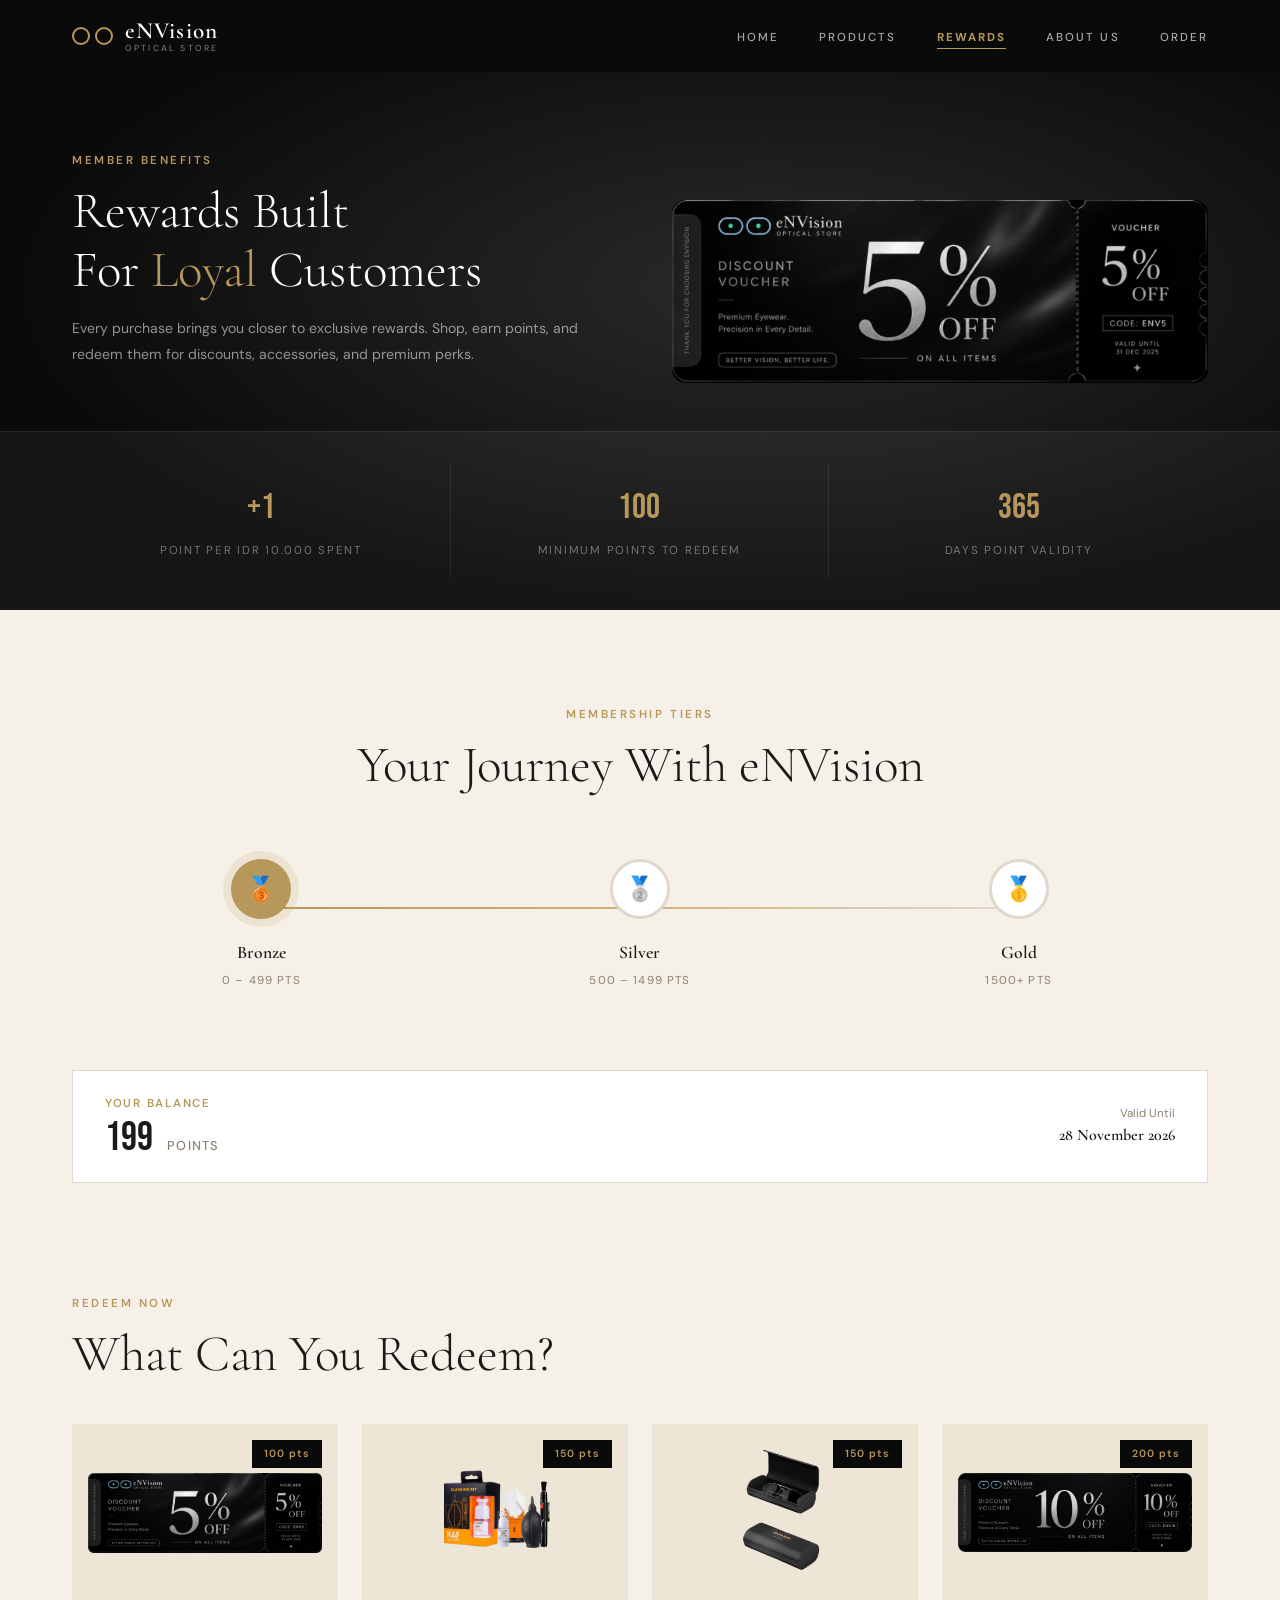
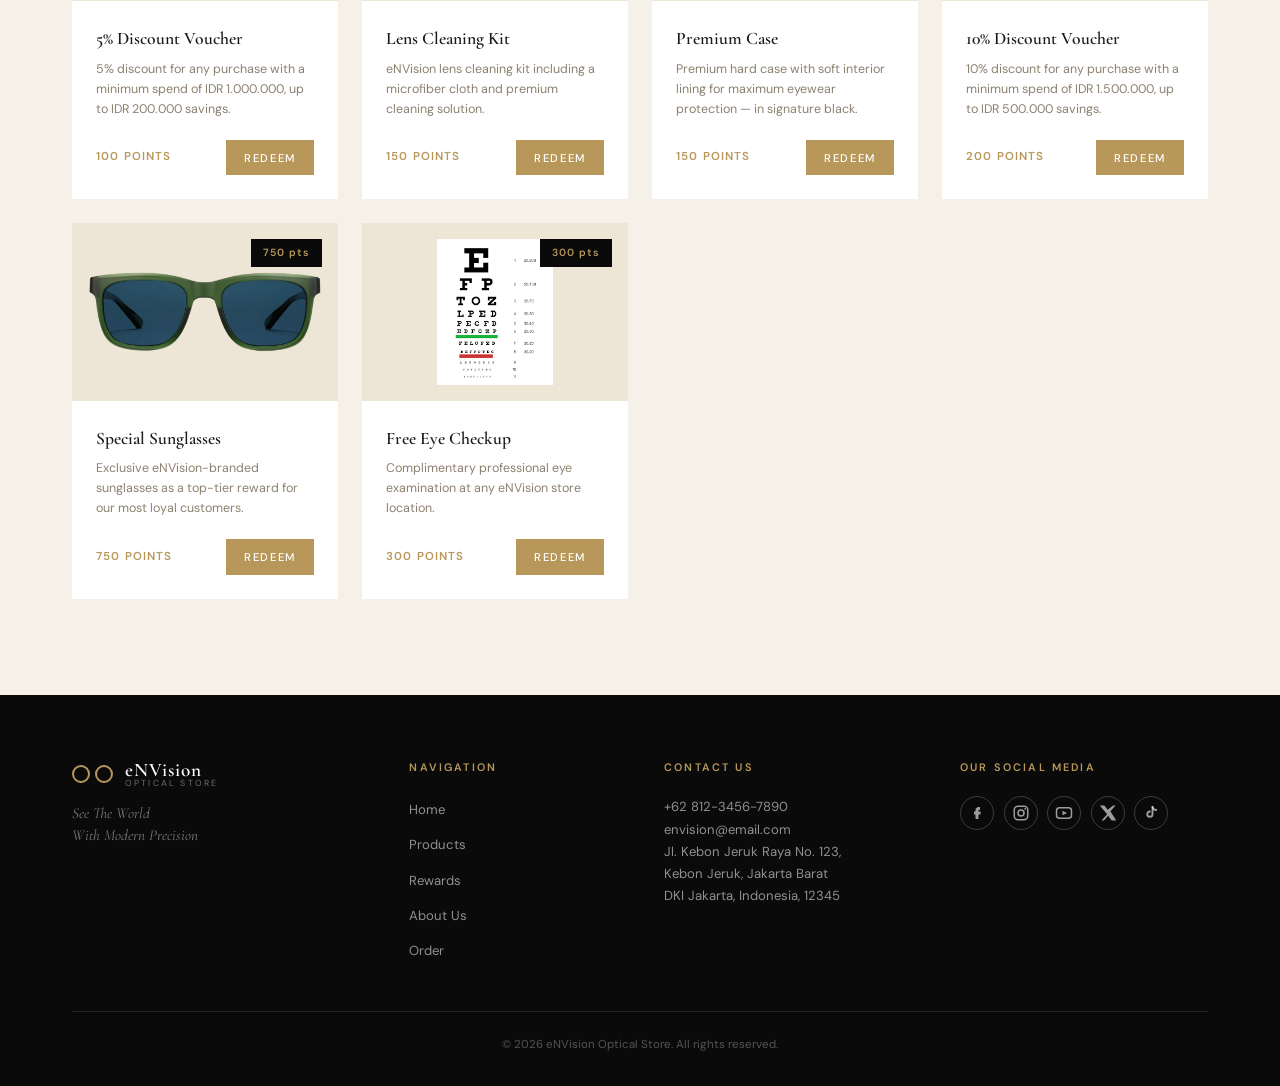
<file: rewards.html>
<!DOCTYPE html>
<html lang="en">
<head>
  <meta charset="UTF-8">
  <meta name="viewport" content="width=device-width, initial-scale=1.0">
  <meta name="description" content="eNVision Rewards — earn points and redeem exclusive benefits every time you shop.">
  <title>eNVision — Rewards Program</title>
  <link rel="stylesheet" href="css/style.css">
</head>
<body>

  <div id="headerMount"></div>

  <main>

    <!-- ===== REWARDS HERO ===== -->
    <section class="rewards-hero">
      <div class="container">
        <div class="rewards-hero-inner">
          <div class="rewards-hero-text">
            <p class="section-label">Member Benefits</p>
            <h1 class="section-title">
              Rewards Built<br>
              For <em>Loyal</em> Customers
            </h1>
            <p class="rewards-hero-desc">
              Every purchase brings you closer to exclusive rewards. Shop, earn points,
              and redeem them for discounts, accessories, and premium perks.
            </p>
          </div>
          <img src="assets/reward-discount-5.png" alt="" class="rewards-hero-img">
          </div>
        </div>
      </div>
      <!-- Points stats bar -->
      <div class="rewards-stats">
        <div class="container">
          <div class="stats-row">
            <div class="stat-item">
              <span class="stat-val">+1</span>
              <span class="stat-txt">Point per IDR 10.000 Spent</span>
            </div>
            <div class="stat-item">
              <span class="stat-val">100</span>
              <span class="stat-txt">Minimum Points to Redeem</span>
            </div>
            <div class="stat-item">
              <span class="stat-val">365</span>
              <span class="stat-txt">Days Point Validity</span>
            </div>
          </div>
        </div>
      </div>
    </section>

    <!-- ===== TIER SYSTEM ===== -->
    <section class="tier-section">
      <div class="container">
        <div class="tier-header fade-in">
          <p class="section-label">Membership Tiers</p>
          <h2 class="section-title">Your Journey With eNVision</h2>
        </div>
        <div class="tier-track">
          <div class="tier-card active">
            <div class="tier-dot">🥉</div>
            <div class="tier-name">Bronze</div>
            <div class="tier-pts">0 – 499 pts</div>
          </div>
          <div class="tier-card">
            <div class="tier-dot">🥈</div>
            <div class="tier-name">Silver</div>
            <div class="tier-pts">500 – 1499 pts</div>
          </div>
          <div class="tier-card">
            <div class="tier-dot">🥇</div>
            <div class="tier-name">Gold</div>
            <div class="tier-pts">1500+ pts</div>
          </div>
        </div>

        <!-- My Points widget -->
        <div style="background:var(--white);padding:1.5rem 2rem;display:flex;align-items:center;justify-content:space-between;margin-bottom:1rem;border:1.5px solid var(--border);">
          <div>
            <p style="font-size:0.72rem;font-weight:600;letter-spacing:0.15em;text-transform:uppercase;color:var(--accent-gold);margin-bottom:0.25rem;">Your Balance</p>
            <p style="font-family:var(--font-headline);font-size:2.5rem;color:var(--text-dark);line-height:1;">
              <span id="myPoints">199</span>
              <span style="font-family:var(--font-body);font-size:0.8rem;font-weight:500;letter-spacing:0.1em;text-transform:uppercase;color:var(--text-light);margin-left:0.5rem;">Points</span>
            </p>
          </div>
          <div style="text-align:right;">
            <p style="font-size:0.72rem;color:var(--text-light);">Valid Until</p>
            <p style="font-family:var(--font-display);font-size:1rem;font-weight:600;color:var(--text-dark);">28 November 2026</p>
          </div>
        </div>
      </div>
    </section>

    <!-- ===== REWARDS CATALOGUE ===== -->
    <section class="rewards-grid-section">
      <div class="container">
        <div class="rewards-grid-header fade-in">
          <div>
            <p class="section-label">Redeem Now</p>
            <h2 class="section-title">What Can You Redeem?</h2>
          </div>
        </div>
        <div class="rewards-grid">

          <!-- Reward 1 -->
          <div class="reward-card fade-in">
            <div class="reward-card-img">
              <div class="reward-overlay"></div>
              <img src="assets/reward-discount-5.png" alt="5% Discount Voucher"
                   onerror="this.style.display='none'">
              <span class="reward-points-badge">100 pts</span>
            </div>
            <div class="reward-card-body">
              <h3 class="reward-name">5% Discount Voucher</h3>
              <p class="reward-desc">5% discount for any purchase with a minimum spend of IDR 1.000.000, up to IDR 200.000 savings.</p>
              <div class="reward-footer">
                <span class="reward-pts-display" data-pts="100">100 Points</span>
                <button class="btn-gold btn-redeem" style="padding:0.55rem 1rem;font-size:0.7rem;">Redeem</button>
              </div>
            </div>
          </div>

          <!-- Reward 2 -->
          <div class="reward-card fade-in">
            <div class="reward-card-img">
              <div class="reward-overlay"></div>
              <img src="assets/reward-cleaning-kit.png" alt="Lens Cleaning Kit"
                   onerror="this.style.display='none'">
              <span class="reward-points-badge">150 pts</span>
            </div>
            <div class="reward-card-body">
              <h3 class="reward-name">Lens Cleaning Kit</h3>
              <p class="reward-desc">eNVision lens cleaning kit including a microfiber cloth and premium cleaning solution.</p>
              <div class="reward-footer">
                <span class="reward-pts-display" data-pts="150">150 Points</span>
                <button class="btn-gold btn-redeem" style="padding:0.55rem 1rem;font-size:0.7rem;">Redeem</button>
              </div>
            </div>
          </div>

          <!-- Reward 3 -->
          <div class="reward-card fade-in">
            <div class="reward-card-img">
              <div class="reward-overlay"></div>
              <img src="assets/reward-premium-case.png" alt="Premium Case"
                   onerror="this.style.display='none'">
              <span class="reward-points-badge">150 pts</span>
            </div>
            <div class="reward-card-body">
              <h3 class="reward-name">Premium Case</h3>
              <p class="reward-desc">Premium hard case with soft interior lining for maximum eyewear protection — in signature black.</p>
              <div class="reward-footer">
                <span class="reward-pts-display" data-pts="150">150 Points</span>
                <button class="btn-gold btn-redeem" style="padding:0.55rem 1rem;font-size:0.7rem;">Redeem</button>
              </div>
            </div>
          </div>

          <!-- Reward 4 -->
          <div class="reward-card fade-in">
            <div class="reward-card-img">
              <div class="reward-overlay"></div>
              <img src="assets/reward-discount-10.png" alt="10% Discount Voucher"
                   onerror="this.style.display='none'">
              <span class="reward-points-badge">200 pts</span>
            </div>
            <div class="reward-card-body">
              <h3 class="reward-name">10% Discount Voucher</h3>
              <p class="reward-desc">10% discount for any purchase with a minimum spend of IDR 1.500.000, up to IDR 500.000 savings.</p>
              <div class="reward-footer">
                <span class="reward-pts-display" data-pts="200">200 Points</span>
                <button class="btn-gold btn-redeem" style="padding:0.55rem 1rem;font-size:0.7rem;">Redeem</button>
              </div>
            </div>
          </div>

          <!-- Reward 5 -->
          <div class="reward-card fade-in">
            <div class="reward-card-img">
              <div class="reward-overlay"></div>
              <img src="assets/reward-sunglasses.png" alt="Special Sunglasses"
                   onerror="this.style.display='none'">
              <span class="reward-points-badge">750 pts</span>
            </div>
            <div class="reward-card-body">
              <h3 class="reward-name">Special Sunglasses</h3>
              <p class="reward-desc">Exclusive eNVision-branded sunglasses as a top-tier reward for our most loyal customers.</p>
              <div class="reward-footer">
                <span class="reward-pts-display" data-pts="750">750 Points</span>
                <button class="btn-gold btn-redeem" style="padding:0.55rem 1rem;font-size:0.7rem;">Redeem</button>
              </div>
            </div>
          </div>

          <!-- Reward 6 -->
          <div class="reward-card fade-in">
            <div class="reward-card-img">
              <div class="reward-overlay"></div>
              <img src="assets/reward-free-checkup.png" alt="Free Eye Checkup"
                   onerror="this.style.display='none'">
              <span class="reward-points-badge">300 pts</span>
            </div>
            <div class="reward-card-body">
              <h3 class="reward-name">Free Eye Checkup</h3>
              <p class="reward-desc">Complimentary professional eye examination at any eNVision store location.</p>
              <div class="reward-footer">
                <span class="reward-pts-display" data-pts="300">300 Points</span>
                <button class="btn-gold btn-redeem" style="padding:0.55rem 1rem;font-size:0.7rem;">Redeem</button>
              </div>
            </div>
          </div>

        </div>
      </div>
    </section>

  </main>

  <div id="footerMount"></div>

  <script src="js/components.js"></script>
  <script src="js/main.js"></script>
</body>
</html>
</file>
<file: css/style.css>
@import url('https://fonts.googleapis.com/css2?family=Cormorant+Garamond:ital,wght@0,300;0,400;0,600;0,700;1,300;1,400&family=DM+Sans:wght@300;400;500;600&family=Bebas+Neue&display=swap');

/* === CSS VARIABLES === */
:root {
  --black: #0a0a0a;
  --white: #ffffff;
  --cream: #f5f0e8;
  --cream-dark: #ede6d6;
  --warm-gray: #8c8070;
  --accent-gold: #b8975a;
  --accent-gold-light: #d4b07a;
  --text-dark: #1a1a1a;
  --text-mid: #4a4240;
  --text-light: #8c8070;
  --border: #e0d8cc;
  --shadow: rgba(10,10,10,0.08);
  --shadow-md: rgba(10,10,10,0.15);
  --transition: 0.35s cubic-bezier(0.4,0,0.2,1);
  --font-display: 'Cormorant Garamond', serif;
  --font-body: 'DM Sans', sans-serif;
  --font-headline: 'Bebas Neue', sans-serif;
  --header-h: 72px;
}

/* === RESET & BASE === */
*, *::before, *::after {
  box-sizing: border-box;
  margin: 0;
  padding: 0;
}

html { scroll-behavior: smooth; }

body {
  font-family: var(--font-body);
  background: var(--cream);
  color: var(--text-dark);
  line-height: 1.6;
  overflow-x: hidden;
}

img { max-width: 100%; display: block; }
a { text-decoration: none; color: inherit; }
ul { list-style: none; }

/* === UTILITY === */
.container {
  max-width: 1200px;
  margin: 0 auto;
  padding: 0 2rem;
}

.section-label {
  font-family: var(--font-body);
  font-size: 0.72rem;
  font-weight: 600;
  letter-spacing: 0.22em;
  text-transform: uppercase;
  color: var(--accent-gold);
  margin-bottom: 0.75rem;
}

.section-title {
  font-family: var(--font-display);
  font-size: clamp(2rem, 4vw, 3.2rem);
  font-weight: 300;
  line-height: 1.15;
  color: var(--text-dark);
}

.btn-primary {
  display: inline-flex;
  align-items: center;
  gap: 0.6rem;
  background: var(--black);
  color: var(--white);
  font-family: var(--font-body);
  font-size: 0.78rem;
  font-weight: 500;
  letter-spacing: 0.15em;
  text-transform: uppercase;
  padding: 0.85rem 2rem;
  border: 2px solid var(--black);
  cursor: pointer;
  transition: var(--transition);
}

.btn-primary:hover {
  background: transparent;
  color: var(--black);
}

.btn-outline {
  display: inline-flex;
  align-items: center;
  gap: 0.6rem;
  background: transparent;
  color: var(--black);
  font-family: var(--font-body);
  font-size: 0.78rem;
  font-weight: 500;
  letter-spacing: 0.15em;
  text-transform: uppercase;
  padding: 0.85rem 2rem;
  border: 2px solid var(--black);
  cursor: pointer;
  transition: var(--transition);
}

.btn-outline:hover {
  background: var(--black);
  color: var(--white);
}

.btn-gold {
  display: inline-flex;
  align-items: center;
  gap: 0.6rem;
  background: var(--accent-gold);
  color: var(--white);
  font-family: var(--font-body);
  font-size: 0.78rem;
  font-weight: 500;
  letter-spacing: 0.15em;
  text-transform: uppercase;
  padding: 0.85rem 2rem;
  border: 2px solid var(--accent-gold);
  cursor: pointer;
  transition: var(--transition);
}

.btn-gold:hover {
  background: transparent;
  color: var(--accent-gold);
}

/* === HEADER === */
.site-header {
  position: fixed;
  top: 0; left: 0; right: 0;
  height: var(--header-h);
  background: var(--black);
  z-index: 1000;
  display: flex;
  align-items: center;
}

.header-inner {
  display: flex;
  align-items: center;
  justify-content: space-between;
  width: 100%;
  max-width: 1200px;
  margin: 0 auto;
  padding: 0 2rem;
}

/* Logo */
.logo {
  display: flex;
  align-items: center;
  gap: 0.75rem;
}

.logo-icon {
  display: flex;
  gap: 0.3rem;
}

.logo-circle {
  width: 18px;
  height: 18px;
  border: 2.5px solid var(--accent-gold);
  border-radius: 50%;
}

.logo-text {
  display: flex;
  flex-direction: column;
}

.logo-name {
  font-family: var(--font-display);
  font-size: 1.45rem;
  font-weight: 600;
  color: var(--white);
  letter-spacing: 0.05em;
  margin-top: -4px;
}

.logo-sub {
  font-family: var(--font-body);
  font-size: 0.55rem;
  font-weight: 400;
  color: var(--warm-gray);
  letter-spacing: 0.25em;
  text-transform: uppercase;
  margin-top: -10px;
}

/* Nav */
.main-nav ul {
  display: flex;
  gap: 2.5rem;
  align-items: center;
}

.main-nav a {
  font-family: var(--font-body);
  font-size: 0.72rem;
  font-weight: 500;
  letter-spacing: 0.18em;
  text-transform: uppercase;
  color: rgba(255,255,255,0.65);
  position: relative;
  transition: color var(--transition);
}

.main-nav a::after {
  content: '';
  position: absolute;
  bottom: -4px; left: 0;
  width: 0; height: 1.5px;
  background: var(--accent-gold);
  transition: width var(--transition);
}

/* HOVER: gold color only, no bold, no underline */
.main-nav a:hover {
  color: var(--accent-gold);
}

/* ACTIVE: gold color + bold + underline */
.main-nav a.active {
  color: var(--accent-gold);
  font-weight: 700;
}

.main-nav a.active::after {
  width: 100%;
}

/* Hamburger */
.hamburger {
  display: none;
  flex-direction: column;
  gap: 5px;
  cursor: pointer;
  padding: 4px;
  background: none;
  border: none;
}

.hamburger span {
  display: block;
  width: 24px;
  height: 2px;
  background: var(--white);
  transition: var(--transition);
}

.hamburger.open span:nth-child(1) { transform: translateY(7px) rotate(45deg); }
.hamburger.open span:nth-child(2) { opacity: 0; }
.hamburger.open span:nth-child(3) { transform: translateY(-7px) rotate(-45deg); }

/* Mobile Nav Drawer */
.mobile-nav {
  display: none;
  position: fixed;
  top: var(--header-h); left: 0; right: 0;
  background: var(--black);
  padding: 1.5rem 2rem 2rem;
  z-index: 999;
  flex-direction: column;
  gap: 1.25rem;
  border-top: 1px solid rgba(255,255,255,0.08);
  transform: translateY(-100%);
  transition: transform var(--transition);
}

.mobile-nav.open {
  transform: translateY(0);
  display: flex;
}

.mobile-nav a {
  font-family: var(--font-body);
  font-size: 0.8rem;
  font-weight: 500;
  letter-spacing: 0.18em;
  text-transform: uppercase;
  color: rgba(255,255,255,0.7);
  transition: color var(--transition);
}

.mobile-nav a:hover,
.mobile-nav a.active { color: var(--white); }

/* Page offset */
main { padding-top: var(--header-h); }

/* === FOOTER === */
.site-footer {
  background: var(--black);
  color: rgba(255,255,255,0.75);
  padding: 4rem 0 2rem;
}

.footer-grid {
  display: grid;
  grid-template-columns: 1.4fr 1fr 1.2fr 1.2fr;
  gap: 3rem;
  padding-bottom: 3rem;
  border-bottom: 1px solid rgba(255,255,255,0.1);
}

.footer-brand .logo-name { font-size: 1.2rem; }
.footer-brand .logo-sub { color: rgba(255,255,255,0.4); }

.footer-tagline {
  font-family: var(--font-display);
  font-size: 0.95rem;
  font-style: italic;
  color: rgba(255,255,255,0.45);
  margin-top: 0.75rem;
  line-height: 1.5;
}

.footer-col h4 {
  font-family: var(--font-body);
  font-size: 0.68rem;
  font-weight: 600;
  letter-spacing: 0.2em;
  text-transform: uppercase;
  color: var(--accent-gold);
  margin-bottom: 1.25rem;
}

.footer-col ul { display: flex; flex-direction: column; gap: 0.6rem; }

.footer-col ul a {
  font-size: 0.82rem;
  color: rgba(255,255,255,0.55);
  transition: color var(--transition);
}

.footer-col ul a:hover { color: var(--white); }

.footer-contact p {
  font-size: 0.82rem;
  color: rgba(255,255,255,0.55);
  line-height: 1.7;
}

.footer-socials {
  display: flex;
  gap: 0.6rem;
  flex-wrap: wrap;
  margin-top: 0.5rem;
}

.social-icon {
  width: 34px;
  height: 34px;
  border: 1px solid rgba(255,255,255,0.2);
  border-radius: 50%;
  display: flex;
  align-items: center;
  justify-content: center;
  font-size: 0.7rem;
  color: rgba(255,255,255,0.6);
  transition: var(--transition);
  font-weight: 700;
}

.social-icon:hover {
  background: var(--accent-gold);
  border-color: var(--accent-gold);
  color: var(--white);
}

.footer-bottom {
  padding-top: 1.5rem;
  text-align: center;
  font-size: 0.72rem;
  color: rgba(255,255,255,0.3);
}

/* ============================
   HOME PAGE
   ============================ */

/* Hero - Diagonal Split */
.hero {
  position: relative;
  height: calc(100vh - var(--header-h));
  min-height: 560px;
  overflow: visible;
  background: var(--cream);
  display: flex;
  align-items: center;
}

.hero-bg-shape {
  position: absolute;
  top: 0; right: 0;
  width: 52%;
  height: 100%;
  background: radial-gradient(ellipse at 60% 40%, #2a2a2a 0%, #0a0a0a 70%);
  clip-path: polygon(12% 0, 100% 0, 100% 100%, 0% 100%);
}

.hero-content {
  position: relative;
  z-index: 2;
  max-width: 1200px;
  margin: 0 auto;
  padding: 0 2rem;
  width: 100%;
  display: flex;
  align-items: center;
  justify-content: space-between;
  gap: 2rem;
}

.hero-left { max-width: 480px; }

.hero-eyebrow {
  font-family: var(--font-body);
  font-size: 0.72rem;
  font-weight: 600;
  letter-spacing: 0.3em;
  text-transform: uppercase;
  color: var(--accent-gold);
  margin-bottom: 1.25rem;
  display: flex;
  align-items: center;
  gap: 0.75rem;
}

.hero-eyebrow::before {
  content: '';
  width: 32px;
  height: 1px;
  background: var(--accent-gold);
}

.hero-title {
  font-family: var(--font-headline);
  font-size: clamp(3.5rem, 7vw, 6.5rem);
  line-height: 0.92;
  color: var(--text-dark);
  margin-bottom: 1.5rem;
  letter-spacing: 0.02em;
}

.hero-title .line-white {
  color: var(--accent-gold);
  display: block;
}

.hero-desc {
  font-size: 0.92rem;
  color: var(--text-mid);
  line-height: 1.75;
  margin-bottom: 2.25rem;
  max-width: 360px;
}

.hero-actions {
  display: flex;
  gap: 1rem;
  flex-wrap: wrap;
}

.hero-right {
  position: relative;
  flex-shrink: 0;
  width: 45%;
  display: flex;
  justify-content: center;
  align-items: center;
}

.hero-img-wrap {
  position: relative;
  width: 100%;
  max-width: 420px;
  height: 100%;
  min-height: 400px;
}

.hero-img-placeholder {
  width: 100%;
  height: 100%;
  background: transparent;
  display: flex;
  align-items: center;
  justify-content: center;
  position: relative;
  overflow: hidden;
}

.hero-img-placeholder img {
  width: 100%;
  height: 100%;
  object-fit: cover;
  object-position: center top;
}

.hero-img-placeholder::before {
  display: none;
}

/* === HERO CAROUSEL === */
.hero-carousel {
  position: relative;
  width: 100%;
  height: 100%;
  overflow: hidden;
  border-radius: 0;
}

.hero-carousel-track {
  display: flex;
  height: 100%;
  transition: transform 0.7s cubic-bezier(0.4, 0, 0.2, 1);
  will-change: transform;
}

.hero-carousel-slide {
  flex: 0 0 100%;
  width: 100%;
  height: 100%;
  overflow: hidden;
  position: relative;
}

.hero-carousel-slide img {
  width: 100%;
  height: 100%;
  object-fit: cover;
  object-position: center top;
  display: block;
  transition: transform 8s ease;
}

.hero-carousel-slide.active img {
  transform: scale(1.04);
}

.hero-carousel-dots {
  position: absolute;
  bottom: 1rem;
  left: 50%;
  transform: translateX(-50%);
  display: flex;
  gap: 0.4rem;
  z-index: 4;
}

.hero-carousel-dot {
  width: 6px;
  height: 6px;
  border-radius: 50%;
  background: rgba(255,255,255,0.4);
  border: none;
  cursor: pointer;
  padding: 0;
  transition: background 0.3s ease, transform 0.3s ease;
}

.hero-carousel-dot.active {
  background: var(--accent-gold);
  transform: scale(1.4);
}

.hero-badge {
  position: absolute;
  bottom: 2rem;
  right: 2rem;
  left: auto;
  background: var(--accent-gold);
  color: var(--white);
  padding: 1rem 1.25rem;
  font-family: var(--font-display);
  font-size: 0.8rem;
  font-style: italic;
  z-index: 3;
}

.hero-scroll {
  position: absolute;
  bottom: 2rem;
  left: 50%;
  transform: translateX(-50%);
  display: flex;
  flex-direction: column;
  align-items: center;
  gap: 0.5rem;
  font-size: 0.65rem;
  letter-spacing: 0.2em;
  text-transform: uppercase;
  color: var(--accent-gold);
  animation: bounce 2s infinite;
}

.hero-scroll::after {
  content: '';
  width: 1px;
  height: 40px;
  background: var(--accent-gold);
}

@keyframes bounce {
  0%, 100% { transform: translateX(-50%) translateY(0); }
  50% { transform: translateX(-50%) translateY(6px); }
}

/* Featured Strip */
.featured-strip {
  background: var(--black);
  padding: 1.1rem 0;
  overflow: hidden;
}

.strip-track {
  display: flex;
  gap: 3rem;
  animation: scrollStrip 20s linear infinite;
  white-space: nowrap;
}

.strip-item {
  font-family: var(--font-body);
  font-size: 0.68rem;
  font-weight: 500;
  letter-spacing: 0.25em;
  text-transform: uppercase;
  color: rgba(255,255,255,0.5);
  display: flex;
  align-items: center;
  gap: 1.5rem;
  flex-shrink: 0;
}

.strip-item::after {
  content: '✦';
  color: var(--accent-gold);
}

@keyframes scrollStrip {
  0% { transform: translateX(0); }
  100% { transform: translateX(-50%); }
}

/* New Arrivals Horizontal Scroll */
.new-arrivals {
  padding: 6rem 0;
  background: var(--cream);
}

.arrivals-header {
  display: flex;
  align-items: flex-end;
  justify-content: space-between;
  margin-bottom: 3rem;
}

.arrivals-scroll-wrap {
  overflow-x: auto;
  scrollbar-width: none;
  -ms-overflow-style: none;
  cursor: grab;
  padding-bottom: 0.5rem;
}

.arrivals-scroll-wrap::-webkit-scrollbar { display: none; }
.arrivals-scroll-wrap:active { cursor: grabbing; }

.arrivals-track {
  display: flex;
  gap: 1.5rem;
  width: max-content;
  padding: 0.5rem;
}

.arrival-card {
  width: 300px;
  flex-shrink: 0;
  background: var(--white);
  position: relative;
  overflow: hidden;
  transition: transform var(--transition), box-shadow var(--transition);
}

.arrival-card:hover {
  transform: translateY(-6px);
  box-shadow: 0 24px 60px var(--shadow-md);
}

.arrival-card-img {
  width: 100%;
  aspect-ratio: 4/3;
  background: var(--cream-dark);
  display: flex;
  align-items: center;
  justify-content: center;
  overflow: hidden;
  position: relative;
}

.arrival-card-img img {
  width: 100%;
  height: 100%;
  object-fit: contain;       
  object-position: center center;
  padding: 1rem;      
  transition: transform 0.5s ease;
}

.arrival-card:hover .arrival-card-img img {
  transform: scale(1.05);
}

.arrival-overlay {
  position: absolute;
  inset: 0;
  background: rgba(58,57,57,0.75);
  opacity: 0;
  transition: opacity var(--transition);
}

.arrival-card:hover .arrival-overlay { opacity: 1; }

.arrival-card-img-placeholder {
  width: 100%;
  height: 100%;
  display: flex;
  align-items: center;
  justify-content: center;
  background: linear-gradient(135deg, var(--cream-dark) 0%, var(--border) 100%);
  font-size: 2.5rem;
  color: var(--accent-gold);
  opacity: 0.4;
}

.arrival-card-body {
  padding: 1.4rem;
}

.arrival-card-name {
  font-family: var(--font-display);
  font-size: 1.15rem;
  font-weight: 600;
  color: var(--text-dark);
  margin-bottom: 0.4rem;
}

.arrival-card-desc {
  font-size: 0.78rem;
  color: var(--text-light);
  line-height: 1.6;
  margin-bottom: 1rem;
}

.arrival-card-footer {
  display: flex;
  align-items: center;
  justify-content: space-between;
}

.arrival-price {
  font-family: var(--font-display);
  font-size: 1.05rem;
  font-weight: 600;
  color: var(--text-dark);
}

.arrival-card-badge {
  position: absolute;
  top: 1rem; right: 1rem;
  background: var(--accent-gold);
  color: var(--white);
  font-size: 0.6rem;
  font-weight: 600;
  letter-spacing: 0.15em;
  text-transform: uppercase;
  padding: 0.3rem 0.65rem;
}

/* Philosophy Section */
.philosophy {
  padding: 6rem 0;
  background: var(--black);
  position: relative;
  overflow: hidden;
}

.philosophy::before {
  content: 'VISION';
  position: absolute;
  font-family: var(--font-headline);
  font-size: clamp(8rem, 18vw, 16rem);
  color: rgba(255,255,255,0.03);
  top: 50%;
  left: 50%;
  transform: translate(-50%, -50%);
  white-space: nowrap;
  pointer-events: none;
}

.philosophy-inner {
  display: grid;
  grid-template-columns: 1fr 1fr;
  gap: 5rem;
  align-items: center;
}

.philosophy-text .section-title { color: var(--white); }

.philosophy-quote {
  font-family: var(--font-display);
  font-size: clamp(1.4rem, 3vw, 2rem);
  font-style: italic;
  font-weight: 300;
  color: rgba(255,255,255,0.9);
  line-height: 1.4;
  margin: 2rem 0;
  padding-left: 1.5rem;
  border-left: 2px solid var(--accent-gold);
}

.philosophy-body {
  font-size: 0.88rem;
  color: rgba(255,255,255,0.55);
  line-height: 1.8;
}

.philosophy-stats {
  display: grid;
  grid-template-columns: 1fr 1fr;
  gap: 1.5rem;
}

.stat-card {
  border: 1px solid rgba(255,255,255,0.08);
  padding: 1.75rem;
  transition: border-color var(--transition);
}

.stat-card:hover { border-color: var(--accent-gold); }

.stat-number {
  font-family: var(--font-headline);
  font-size: 2.8rem;
  color: var(--accent-gold);
  line-height: 1;
  margin-bottom: 0.3rem;
}

.stat-label {
  font-size: 0.72rem;
  font-weight: 500;
  letter-spacing: 0.15em;
  text-transform: uppercase;
  color: rgba(255,255,255,0.45);
}

/* ============================
   PRODUCTS PAGE
   ============================ */

.page-hero {
  background: radial-gradient(ellipse at 60% 40%, #2a2a2a 0%, #0a0a0a 70%);
  position: relative;
  overflow: hidden;
  padding: 0;
}

.page-hero::after {
  content: '';
  position: absolute;
  bottom: 0; left: 0; right: 0;
  height: 1px;
  background: linear-gradient(90deg, transparent, var(--accent-gold), transparent);
  z-index: 2;
}

/* Full-bleed grid: text on left, image flush to right edge */
.page-hero-inner {
  display: grid;
  grid-template-columns: 1fr 380px;
  align-items: stretch;
  min-height: 380px;
}

.page-hero-text {
  padding: 5rem 3rem 5rem max(2rem, calc((100vw - 1200px) / 2 + 2rem));
  display: flex;
  flex-direction: column;
  justify-content: center;
}

.page-hero-text .section-label { color: var(--accent-gold); }

.page-title {
  font-family: var(--font-headline);
  font-size: clamp(3rem, 7vw, 6rem);
  color: var(--white);
  line-height: 0.9;
  letter-spacing: 0.02em;
}

.page-desc {
  font-size: 0.88rem;
  color: rgba(255,255,255,0.5);
  line-height: 1.75;
  margin-top: 1rem;
  max-width: 360px;
}

.page-hero-deco {
  width: 100%;
  height: 100%;
  object-fit: cover;
  object-position: center;
  display: block;
  align-self: stretch;
}

.order-hero-deco {
  object-fit: contain;
  background: transparent;
  padding: 2rem;
}

/* Filter bar */
.filter-bar {
  background: var(--white);
  border-bottom: 1px solid var(--border);
  position: sticky;
  top: var(--header-h);
  z-index: 100;
}

.filter-inner {
  display: flex;
  align-items: center;
  gap: 0.5rem;
  padding: 0.85rem 2rem;
  overflow-x: auto;
  scrollbar-width: none;
}

.filter-inner::-webkit-scrollbar { display: none; }

.filter-btn {
  flex-shrink: 0;
  font-family: var(--font-body);
  font-size: 0.72rem;
  font-weight: 500;
  letter-spacing: 0.12em;
  text-transform: uppercase;
  padding: 0.5rem 1.2rem;
  background: transparent;
  border: 1.5px solid var(--border);
  color: var(--text-mid);
  cursor: pointer;
  transition: var(--transition);
}

.filter-btn:hover,
.filter-btn.active {
  background: var(--black);
  border-color: var(--black);
  color: var(--white);
}

/* Products grid */
.products-section {
  padding: 4rem 0 6rem;
  background: var(--cream);
}

.products-grid {
  display: grid;
  grid-template-columns: repeat(auto-fill, minmax(260px, 1fr));
  gap: 1.5rem;
}

.product-card {
  background: var(--white);
  overflow: hidden;
  position: relative;
  transition: transform var(--transition), box-shadow var(--transition);
  display: flex;  
  flex-direction: column;
}

.product-card:hover {
  transform: translateY(-8px);
  box-shadow: 0 30px 70px var(--shadow-md);
}

.product-card-img {
  width: 100%;
  aspect-ratio: 4/3;
  background:
    radial-gradient(ellipse at 30% 70%, rgba(184,151,90,0.08) 0%, transparent 60%),
    radial-gradient(ellipse at 80% 20%, rgba(255,255,255,0.06) 0%, transparent 50%),
    linear-gradient(145deg, #e8e0d0 0%, #ddd5c5 50%, #d4c9b5 100%);
  position: relative;
  overflow: hidden;
  display: flex;
  align-items: center;
  justify-content: center;
}

/* subtle noise texture overlay */
.product-card-img::before {
  content: '';
  position: absolute;
  inset: 0;
  background-image: url("data:image/svg+xml,%3Csvg xmlns='http://www.w3.org/2000/svg' width='200' height='200'%3E%3Cfilter id='n'%3E%3CfeTurbulence type='fractalNoise' baseFrequency='0.75' numOctaves='4' stitchTiles='stitch'/%3E%3C/filter%3E%3Crect width='200' height='200' filter='url(%23n)' opacity='0.04'/%3E%3C/svg%3E");
  pointer-events: none;
  z-index: 0;
}

.product-card-img img {
  width: 100%;
  height: 100%;
  object-fit: contain;
  padding: 1rem;
  transition: transform 0.6s ease;
  position: relative;
  z-index: 1;
}

.product-card:hover .product-card-img img {
  transform: scale(1.08);
}

.product-overlay {
  position: absolute;
  inset: 0;
  background: rgba(58, 57, 57, 0.75);
  display: flex;
  align-items: center;
  justify-content: center;
  opacity: 0;
  transition: opacity var(--transition);
}

.product-card:hover .product-overlay { opacity: 1; }

.product-card-body {
  padding: 1.25rem;
  border-top: 1px solid var(--border);
  display: flex;
  flex-direction: column;
  flex: 1;
}

.product-name {
  font-family: var(--font-display);
  font-size: 1.1rem;
  font-weight: 600;
  color: var(--text-dark);
  margin-bottom: 0.35rem;
}

.product-desc {
  font-size: 0.76rem;
  color: var(--text-light);
  line-height: 1.55;
  margin-bottom: 1rem;
}

.product-footer {
  display: flex;
  align-items: center;
  justify-content: space-between;
  margin-top: auto;
}

.product-price {
  font-family: var(--font-display);
  font-size: 1rem;
  font-weight: 600;
  color: var(--text-dark);
}

/* ============================
   REWARDS PAGE
   ============================ */

.rewards-hero {
  background: radial-gradient(ellipse at 60% 40%, #2a2a2a 0%, #0a0a0a 70%);
  padding: 5rem 0 0;
  overflow: hidden;
}

.rewards-hero-inner {
  display: grid;
  grid-template-columns: 1fr 1fr;
  gap: 4rem;
  align-items: center;
}

.rewards-hero-text { padding-bottom: 4rem; }

.rewards-hero-text .section-title { color: var(--white); }
.rewards-hero-text .section-title em { color: var(--accent-gold); font-style: normal; }

.rewards-hero-desc {
  font-size: 0.88rem;
  color: rgba(255,255,255,0.55);
  line-height: 1.8;
  margin-top: 1rem;
}

.rewards-hero-img {
  font-family: var(--font-headline);
  font-size: clamp(6rem, 12vw, 10rem);
  color: rgba(255,255,255,0.04);
  line-height: 1;
  flex-shrink: 0;
}


/* Stats bar */
.rewards-stats {
  background: rgba(255,255,255,0.05);
  padding: 2rem 0;
  border-top: 1px solid rgba(255,255,255,0.08);
}

.stats-row {
  display: grid;
  grid-template-columns: repeat(3, 1fr);
}

.stat-item {
  text-align: center;
  padding: 1rem;
  border-right: 1px solid rgba(255,255,255,0.08);
}

.stat-item:last-child { border-right: none; }

.stat-val {
  font-family: var(--font-headline);
  font-size: 2.2rem;
  color: var(--accent-gold);
  display: block;
}

.stat-txt {
  font-size: 0.72rem;
  letter-spacing: 0.15em;
  text-transform: uppercase;
  color: rgba(255,255,255,0.4);
}

/* Tier progression */
.tier-section {
  padding: 6rem 0;
  background: var(--cream);
}

.tier-header { text-align: center; margin-bottom: 4rem; }

.tier-track {
  display: grid;
  grid-template-columns: repeat(3, 1fr);
  gap: 0;
  position: relative;
  margin-bottom: 5rem;
}

.tier-track::before {
  content: '';
  position: absolute;
  top: 3rem; left: 17%; right: 17%;
  height: 2px;
  background: linear-gradient(90deg, var(--accent-gold), var(--accent-gold-light), var(--border));
  z-index: 0;
}

.tier-card {
  text-align: center;
  position: relative;
  z-index: 1;
  padding: 0 1.5rem;
}

.tier-dot {
  width: 60px;
  height: 60px;
  border-radius: 50%;
  background: var(--white);
  border: 3px solid var(--border);
  margin: 0 auto 1.25rem;
  display: flex;
  align-items: center;
  justify-content: center;
  font-size: 1.5rem;
  transition: var(--transition);
}

.tier-card.active .tier-dot {
  background: var(--accent-gold);
  border-color: var(--accent-gold);
  box-shadow: 0 0 0 8px rgba(184,151,90,0.15);
}

.tier-name {
  font-family: var(--font-display);
  font-size: 1.1rem;
  font-weight: 600;
  color: var(--text-dark);
  margin-bottom: 0.3rem;
}

.tier-pts {
  font-size: 0.72rem;
  letter-spacing: 0.1em;
  text-transform: uppercase;
  color: var(--text-light);
}

/* Rewards grid */
.rewards-grid-section {
  padding: 0 0 6rem;
  background: var(--cream);
}

.rewards-grid-header {
  display: flex;
  align-items: center;
  justify-content: space-between;
  margin-bottom: 2.5rem;
}

.rewards-grid {
  display: grid;
  grid-template-columns: repeat(auto-fill, minmax(240px, 1fr));
  gap: 1.5rem;
}

.reward-card {
  background: var(--white);
  overflow: hidden;
  transition: transform var(--transition), box-shadow var(--transition);
}

.reward-card:hover {
  transform: translateY(-6px);
  box-shadow: 0 24px 60px var(--shadow-md);
}

.reward-card-img {
  width: 100%;
  aspect-ratio: 3/2;
  background: var(--cream-dark);
  display: flex;
  align-items: center;
  justify-content: center;
  font-size: 3rem;
  color: var(--accent-gold);
  position: relative;
}

.reward-card-img img {
  width: 100%;
  height: 100%;
  padding: 1rem;
  transition: transform 0.6s ease;
  object-fit: contain;
}

.reward-overlay {
  position: absolute;
  inset: 0;
  background: rgba(58,57,57,0.75);
  opacity: 0;
  transition: opacity var(--transition);
}

.reward-card:hover .reward-overlay { opacity: 1; }
.reward-card:hover .reward-card-img img { transform: scale(1.08); }

.reward-points-badge {
  position: absolute;
  top: 1rem; right: 1rem;
  background: var(--black);
  color: var(--accent-gold);
  font-size: 0.65rem;
  font-weight: 600;
  letter-spacing: 0.1em;
  padding: 0.35rem 0.75rem;
}

.reward-card-body { padding: 1.5rem; }

.reward-name {
  font-family: var(--font-display);
  font-size: 1.1rem;
  font-weight: 600;
  color: var(--text-dark);
  margin-bottom: 0.4rem;
}

.reward-desc {
  font-size: 0.78rem;
  color: var(--text-light);
  line-height: 1.6;
  margin-bottom: 1.25rem;
}

.reward-footer {
  display: flex;
  align-items: center;
  justify-content: space-between;
}

.reward-pts-display {
  font-family: var(--font-body);
  font-size: 0.72rem;
  font-weight: 600;
  letter-spacing: 0.1em;
  text-transform: uppercase;
  color: var(--accent-gold);
}

/* ============================
   ABOUT US PAGE
   ============================ */

.about-hero {
  background: radial-gradient(ellipse at 60% 40%, #2a2a2a 0%, #0a0a0a 70%);
  padding: 6rem 0;
  position: relative;
  overflow: hidden;
}

.about-hero-bg-text {
  position: absolute;
  font-family: var(--font-headline);
  font-size: clamp(6rem, 15vw, 14rem);
  color: rgba(255,255,255,0.03);
  bottom: -1rem;
  right: -1rem;
  line-height: 1;
  pointer-events: none;
}

.about-hero-inner {
  display: grid;
  grid-template-columns: 1fr 1fr;
  gap: 5rem;
  align-items: center;
}

.about-hero-text .section-title { color: var(--white); }
.about-hero-text .section-title em {
  color: var(--accent-gold);
  font-style: italic;
}

.about-hero-body {
  font-size: 0.9rem;
  color: rgba(255,255,255,0.55);
  line-height: 1.8;
  margin-top: 1.5rem;
}

.about-hero-body p + p { margin-top: 1rem; }

.about-img-collage {
  display: grid;
  grid-template-columns: 1fr 1fr;
  grid-template-rows: 200px 200px;
  gap: 0.75rem;
}

.about-img-item {
  background: transparent;
  display: flex;
  align-items: center;
  justify-content: center;
  font-size: 2rem;
  color: rgba(255,255,255,0.15);
  overflow: hidden;
}

.about-img-item:first-child {
  grid-row: span 2;
}

.about-img-item img {
  width: 100%;
  height: 100%;
  object-fit: cover;
}

/* Story section */
.story-section {
  padding: 7rem 0;
  background: var(--cream);
}

.story-inner {
  display: grid;
  grid-template-columns: 1fr 1.2fr;
  gap: 6rem;
  align-items: center;
}

.story-visual {
  position: relative;
}

.story-img-main {
  width: 100%;
  aspect-ratio: 4/5;
  background: var(--cream-dark);
  display: flex;
  align-items: center;
  justify-content: center;
  font-size: 4rem;
  color: var(--accent-gold);
  opacity: 0.7;
  overflow: hidden;
}

.story-img-main img {
  width: 100%;
  height: 100%;
  object-fit: cover;
  opacity: 1;
}

.story-year-badge {
  position: absolute;
  bottom: -1.5rem;
  right: -1.5rem;
  background: var(--accent-gold);
  color: var(--white);
  padding: 1.5rem 2rem;
  text-align: center;
}

.story-year {
  font-family: var(--font-headline);
  font-size: 2.5rem;
  line-height: 1;
}

.story-year-label {
  font-size: 0.65rem;
  letter-spacing: 0.2em;
  text-transform: uppercase;
  opacity: 0.8;
}

.story-content { padding-top: 2rem; }

.story-body {
  font-size: 0.9rem;
  color: var(--text-mid);
  line-height: 1.85;
}

.story-body p + p { margin-top: 1.25rem; }

.story-values {
  display: grid;
  grid-template-columns: 1fr 1fr;
  gap: 1rem;
  margin-top: 2.5rem;
}

.value-item {
  padding: 1.25rem;
  border: 1px solid var(--border);
  transition: border-color var(--transition), background var(--transition);
}

.value-item:hover {
  border-color: var(--accent-gold);
  background: var(--white);
}

.value-icon {
  font-size: 1.25rem;
  margin-bottom: 0.5rem;
}

.value-label {
  font-family: var(--font-display);
  font-size: 0.9rem;
  font-weight: 600;
  color: var(--text-dark);
}

/* Philosophy strip */
.philosophy-strip {
  background: var(--black);
  padding: 5rem 0;
}

.philosophy-strip .section-title { color: var(--white); text-align: center; }

.philosophy-strip p {
  font-size: 0.88rem;
  color: rgba(255,255,255,0.5);
  line-height: 1.8;
  max-width: 600px;
  margin: 1.5rem auto 0;
  text-align: center;
}

/* Founders */
.founders-section {
  padding: 7rem 0;
  background: var(--cream);
}

.founders-header {
  text-align: center;
  margin-bottom: 4rem;
}

.founder-feature {
  display: grid;
  grid-template-columns: 1fr 1fr;
  gap: 0;
  overflow: hidden;
  background: var(--white);
  margin-bottom: 2px;
}

.founder-feature:nth-child(even) .founder-img { order: 2; }
.founder-feature:nth-child(even) .founder-info { order: 1; }

.founder-img {
  aspect-ratio: 1;
  background: var(--cream-dark);
  display: flex;
  align-items: center;
  justify-content: center;
  font-size: 5rem;
  color: var(--accent-gold);
  opacity: 0.7;
  overflow: hidden;
  position: relative;
}

.founder-img img {
  width: 100%;
  height: 100%;
  object-fit: cover;
  opacity: 1;
}

.founder-info {
  padding: 4rem;
  display: flex;
  flex-direction: column;
  justify-content: center;
}

.founder-title-label {
  font-size: 0.68rem;
  font-weight: 600;
  letter-spacing: 0.25em;
  text-transform: uppercase;
  color: var(--accent-gold);
  margin-bottom: 1rem;
}

.founder-name {
  font-family: var(--font-display);
  font-size: clamp(1.8rem, 3vw, 2.5rem);
  font-weight: 300;
  color: var(--text-dark);
  line-height: 1.2;
  margin-bottom: 0.5rem;
}

.founder-role {
  font-size: 0.8rem;
  letter-spacing: 0.1em;
  text-transform: uppercase;
  color: var(--text-light);
  margin-bottom: 1.5rem;
}

.founder-bio {
  font-size: 0.88rem;
  color: var(--text-mid);
  line-height: 1.8;
}

/* ============================
   ORDER PAGE
   ============================ */

.order-section {
  padding: 5rem 0 7rem;
  background: var(--cream);
  min-height: calc(100vh - var(--header-h));
}

/* Wizard progress */
.wizard-progress {
  display: flex;
  align-items: center;
  justify-content: center;
  gap: 0;
  margin-bottom: 4rem;
  position: relative;
}

.wizard-step {
  display: flex;
  flex-direction: column;
  align-items: center;
  gap: 0.5rem;
  position: relative;
  flex: 1;
  max-width: 160px;
}

.wizard-step:not(:last-child)::after {
  content: '';
  position: absolute;
  top: 20px;
  left: 50%;
  width: 100%;
  height: 2px;
  background: var(--border);
  z-index: 0;
}

.wizard-step.done:not(:last-child)::after,
.wizard-step.active:not(:last-child)::after {
  background: var(--accent-gold);
}

.step-num {
  width: 40px;
  height: 40px;
  border-radius: 50%;
  border: 2px solid var(--border);
  background: var(--white);
  display: flex;
  align-items: center;
  justify-content: center;
  font-size: 0.8rem;
  font-weight: 600;
  color: var(--text-light);
  position: relative;
  z-index: 1;
  transition: var(--transition);
}

.wizard-step.active .step-num {
  border-color: var(--black);
  background: var(--black);
  color: var(--white);
}

.wizard-step.done .step-num {
  border-color: var(--accent-gold);
  background: var(--accent-gold);
  color: var(--white);
}

.step-label {
  font-size: 0.65rem;
  font-weight: 500;
  letter-spacing: 0.1em;
  text-transform: uppercase;
  color: var(--text-light);
  white-space: nowrap;
}

.wizard-step.active .step-label { color: var(--text-dark); font-weight: 600; }
.wizard-step.done .step-label { color: var(--accent-gold); }

/* Order form */
.order-layout {
  display: grid;
  grid-template-columns: 1fr 380px;
  gap: 3rem;
  align-items: start;
}

.order-form-wrap {
  background: var(--white);
  padding: 3rem;
}

.form-step { display: none; }
.form-step.active { display: block; }

.form-step-title {
  font-family: var(--font-display);
  font-size: 1.6rem;
  font-weight: 600;
  color: var(--text-dark);
  margin-bottom: 0.4rem;
}

.form-step-desc {
  font-size: 0.82rem;
  color: var(--text-light);
  margin-bottom: 2rem;
}

.form-divider {
  height: 1px;
  background: var(--border);
  margin: 2rem 0;
}

.form-group {
  margin-bottom: 1.5rem;
}

.form-label {
  display: block;
  font-size: 0.72rem;
  font-weight: 600;
  letter-spacing: 0.1em;
  text-transform: uppercase;
  color: var(--text-dark);
  margin-bottom: 0.5rem;
}

.form-label .required { color: var(--accent-gold); margin-left: 2px; }

.form-input {
  width: 100%;
  padding: 0.85rem 1rem;
  background: var(--cream);
  border: 1.5px solid var(--border);
  font-family: var(--font-body);
  font-size: 0.88rem;
  color: var(--text-dark);
  transition: border-color var(--transition);
  outline: none;
  appearance: none;
}

.form-input:focus { border-color: var(--black); background: var(--white); }
.form-input.error { border-color: #c0392b; }
.form-input.success { border-color: #27ae60; }

.form-select {
  width: 100%;
  padding: 0.85rem 1rem;
  background: var(--cream);
  border: 1.5px solid var(--border);
  font-family: var(--font-body);
  font-size: 0.88rem;
  color: var(--text-dark);
  outline: none;
  appearance: none;
  cursor: pointer;
  background-image: url("data:image/svg+xml,%3Csvg xmlns='http://www.w3.org/2000/svg' width='12' height='8' viewBox='0 0 12 8'%3E%3Cpath fill='%234a4240' d='M1 1l5 5 5-5'/%3E%3C/svg%3E");
  background-repeat: no-repeat;
  background-position: right 1rem center;
  padding-right: 2.5rem;
  transition: border-color var(--transition);
}

.form-select:focus { border-color: var(--black); background-color: var(--white); }
.form-select.error { border-color: #c0392b; }

.form-textarea {
  width: 100%;
  padding: 0.85rem 1rem;
  background: var(--cream);
  border: 1.5px solid var(--border);
  font-family: var(--font-body);
  font-size: 0.88rem;
  color: var(--text-dark);
  outline: none;
  resize: vertical;
  min-height: 100px;
  transition: border-color var(--transition);
}

.form-textarea:focus { border-color: var(--black); background: var(--white); }

.field-error {
  font-size: 0.72rem;
  color: #c0392b;
  margin-top: 0.35rem;
  display: none;
}

.field-error.show { display: block; }

/* Payment options */
.payment-options {
  display: grid;
  grid-template-columns: 1fr 1fr;
  gap: 0.75rem;
}

.payment-option {
  position: relative;
}

.payment-option input[type="radio"] {
  position: absolute;
  opacity: 0;
  width: 0;
  height: 0;
}

.payment-label {
  display: flex;
  align-items: center;
  gap: 0.75rem;
  padding: 1rem 1.25rem;
  border: 1.5px solid var(--border);
  cursor: pointer;
  transition: var(--transition);
}

.payment-option input[type="radio"]:checked + .payment-label {
  border-color: var(--black);
  background: var(--black);
  color: var(--white);
}

.payment-icon { font-size: 1.25rem; }
.payment-name { font-size: 0.82rem; font-weight: 500; }

/* Add-ons checkboxes */
.addon-options {
  display: grid;
  grid-template-columns: 1fr 1fr;
  gap: 0.75rem;
}

.addon-option {
  position: relative;
}

.addon-option input[type="checkbox"] {
  position: absolute;
  opacity: 0;
  width: 0;
  height: 0;
}

.addon-label {
  display: flex;
  align-items: center;
  gap: 0.75rem;
  padding: 0.85rem 1rem;
  border: 1.5px solid var(--border);
  cursor: pointer;
  transition: var(--transition);
}

.addon-option input[type="checkbox"]:checked + .addon-label {
  border-color: var(--accent-gold);
  background: rgba(184,151,90,0.05);
}

.addon-check {
  width: 18px;
  height: 18px;
  border: 2px solid var(--border);
  display: flex;
  align-items: center;
  justify-content: center;
  font-size: 0.7rem;
  transition: var(--transition);
  flex-shrink: 0;
}

.addon-option input[type="checkbox"]:checked + .addon-label .addon-check {
  background: var(--accent-gold);
  border-color: var(--accent-gold);
  color: var(--white);
}

.addon-text { font-size: 0.8rem; }
.addon-text-name { font-weight: 500; color: var(--text-dark); }
.addon-text-price { font-size: 0.7rem; color: var(--text-light); }

/* Navigation buttons */
.form-nav {
  display: flex;
  justify-content: space-between;
  align-items: center;
  margin-top: 2.5rem;
  padding-top: 2rem;
  border-top: 1px solid var(--border);
}

/* Order summary card */
.order-summary {
  background: var(--white);
  padding: 2rem;
  position: sticky;
  top: calc(var(--header-h) + 2rem);
}

.order-summary-title {
  font-family: var(--font-display);
  font-size: 1.2rem;
  font-weight: 600;
  color: var(--text-dark);
  margin-bottom: 1.5rem;
  padding-bottom: 1rem;
  border-bottom: 1px solid var(--border);
}

.summary-item {
  display: flex;
  justify-content: space-between;
  align-items: flex-start;
  font-size: 0.82rem;
  color: var(--text-mid);
  padding: 0.6rem 0;
  border-bottom: 1px dashed var(--border);
}

.summary-item:last-of-type { border-bottom: none; }

.summary-label { color: var(--text-light); }
.summary-val { font-weight: 500; color: var(--text-dark); text-align: right; max-width: 55%; }

.summary-placeholder {
  font-size: 0.78rem;
  color: var(--text-light);
  font-style: italic;
  text-align: center;
  padding: 1rem 0;
}

/* Success state */
.form-success {
  display: none;
  text-align: center;
  padding: 3rem 2rem;
}

.form-success.show { display: block; }

.success-icon {
  width: 72px;
  height: 72px;
  background: var(--accent-gold);
  border-radius: 50%;
  display: flex;
  align-items: center;
  justify-content: center;
  font-size: 2rem;
  margin: 0 auto 1.5rem;
}

.success-title {
  font-family: var(--font-display);
  font-size: 1.8rem;
  font-weight: 600;
  color: var(--text-dark);
  margin-bottom: 0.5rem;
}

.success-body {
  font-size: 0.85rem;
  color: var(--text-light);
  line-height: 1.7;
  margin-bottom: 2rem;
}

/* Page transitions */
.fade-in {
  opacity: 0;
  transform: translateY(20px);
  transition: opacity 0.6s ease, transform 0.6s ease;
}

.fade-in.visible {
  opacity: 1;
  transform: translateY(0);
}

/* ============================
   RESPONSIVE — TABLET
   ============================ */

@media screen and (max-width: 1024px) {
  .footer-grid { grid-template-columns: 1fr 1fr; gap: 2.5rem; }
  .philosophy-inner { grid-template-columns: 1fr; gap: 3rem; }
  .philosophy-stats { grid-template-columns: repeat(4, 1fr); }
  .about-hero-inner { grid-template-columns: 1fr; gap: 3rem; }
  .about-img-collage { max-width: 480px; margin: 0 auto; }
  .story-inner { grid-template-columns: 1fr; gap: 3rem; }
  .story-year-badge { right: auto; left: 50%; transform: translateX(-50%); }
  .founder-feature { grid-template-columns: 1fr; }
  .founder-feature:nth-child(even) .founder-img { order: 0; }
  .founder-feature:nth-child(even) .founder-info { order: 0; }
  .founder-img { aspect-ratio: 16/9; }
  .founder-info { padding: 2.5rem; }
  .order-layout { grid-template-columns: 1fr; }
  .order-summary { position: relative; top: auto; }
  .rewards-hero-inner { grid-template-columns: 1fr; }
  .rewards-hero-img { display: none; }
}

/* ============================
   RESPONSIVE — MOBILE (<768px)
   ============================ */

@media screen and (max-width: 768px) {
  :root { --header-h: 60px; }

  .main-nav { display: none; }
  .hamburger { display: flex; }

  .hero { height: auto; padding: 3rem 0 4rem; min-height: 0; }
  .hero-bg-shape { display: none; }
  .hero-content { flex-direction: column; text-align: center; }
  .hero-left { max-width: 100%; }
  .hero-eyebrow { justify-content: center; }
  .hero-desc { max-width: 100%; }
  .hero-actions { justify-content: center; }
  .hero-right { width: 100%; max-width: 320px; }
  .hero-title .line-white { color: var(--black); }
  .hero-scroll { display: none; }

  .arrivals-header { flex-direction: column; gap: 1rem; text-align: center; }
  .arrival-card { width: 260px; }

  .page-hero-inner { grid-template-columns: 1fr; }
  .page-hero-text { padding: 3rem 1.5rem 2rem; }
  .page-hero-deco { width: 100%; height: 220px; object-fit: cover; }

  .filter-inner { padding: 0.7rem 1rem; }

  .products-grid { grid-template-columns: repeat(2, 1fr); gap: 0.75rem; }

  .rewards-hero { padding: 3rem 0 0; }
  .stats-row { grid-template-columns: repeat(3, 1fr); gap: 0; }

  .tier-track { grid-template-columns: 1fr; gap: 2rem; }
  .tier-track::before { display: none; }

  .rewards-grid { grid-template-columns: repeat(2, 1fr); }

  .about-hero { padding: 3rem 0; }
  .about-img-collage { grid-template-rows: 140px 140px; }

  .story-values { grid-template-columns: 1fr; }

  .footer-grid { grid-template-columns: 1fr; gap: 2rem; }

  .philosophy-stats { grid-template-columns: 1fr 1fr; }

  .order-form-wrap { padding: 1.5rem; }

  .wizard-progress { gap: 0; }
  .step-label { display: none; }

  .payment-options { grid-template-columns: 1fr; }
  .addon-options { grid-template-columns: 1fr; }

  .form-nav { flex-direction: column; gap: 0.75rem; }
  .form-nav .btn-outline,
  .form-nav .btn-primary { width: 100%; justify-content: center; }
}

@media screen and (max-width: 480px) {
  .container { padding: 0 1rem; }
  .hero-title { font-size: 3rem; }
  .products-grid { grid-template-columns: 1fr; }
  .rewards-grid { grid-template-columns: 1fr; }
  .stat-val { font-size: 1.8rem; }
}

/* ============================
   INFINITE CAROUSEL
   ============================ */

.carousel-outer {
  position: relative;
  display: flex;
  align-items: center;
  gap: 1rem;
}

.carousel-viewport {
  overflow: hidden;
  flex: 1;
}

.carousel-track {
  display: flex;
  gap: 1.5rem;
  transition: transform 0.5s cubic-bezier(0.4, 0, 0.2, 1);
  will-change: transform;
}

.carousel-track .arrival-card {
  flex: 0 0 calc((100% - 3rem) / 3);
  min-width: calc((var(--carousel-vp-w, 33vw)));
  width: calc((100% - 3rem) / 3);
}

.carousel-arrow {
  flex-shrink: 0;
  width: 48px;
  height: 48px;
  background: var(--black);
  color: var(--white);
  border: none;
  font-size: 1.2rem;
  cursor: pointer;
  display: flex;
  align-items: center;
  justify-content: center;
  transition: background var(--transition), color var(--transition);
  z-index: 2;
}

.carousel-arrow:hover {
  background: var(--accent-gold);
  color: var(--white);
}

/* ============================
   BACK TO TOP BUTTON
   ============================ */

.back-to-top {
  position: fixed;
  bottom: 2rem;
  right: 2rem;
  width: 30px;
  height: 36px;
  background: var(--black);
  color: var(--white);
  border: 2px solid var(--accent-gold);
  display: flex;
  align-items: center;
  justify-content: center;
  font-size: 1.1rem;
  cursor: pointer;
  z-index: 500;
  opacity: 0;
  transform: translateY(16px);
  transition: opacity 0.35s ease, transform 0.35s ease, background var(--transition);
  pointer-events: none;
}

.back-to-top.visible {
  opacity: 1;
  transform: translateY(0);
  pointer-events: auto;
}

.back-to-top:hover {
  background: var(--accent-gold);
}

@media screen and (max-width: 768px) {
  .carousel-track .arrival-card {
    flex: 0 0 calc((100% - 1.5rem) / 2);
    width: calc((100% - 1.5rem) / 2);
  }
  .carousel-arrow {
    width: 38px;
    height: 38px;
    font-size: 1rem;
  }
}

@media screen and (max-width: 480px) {
  .carousel-track .arrival-card {
    flex: 0 0 100%;
    width: 100%;
  }
  .carousel-outer {
    gap: 0.5rem;
  }
}
</file>
